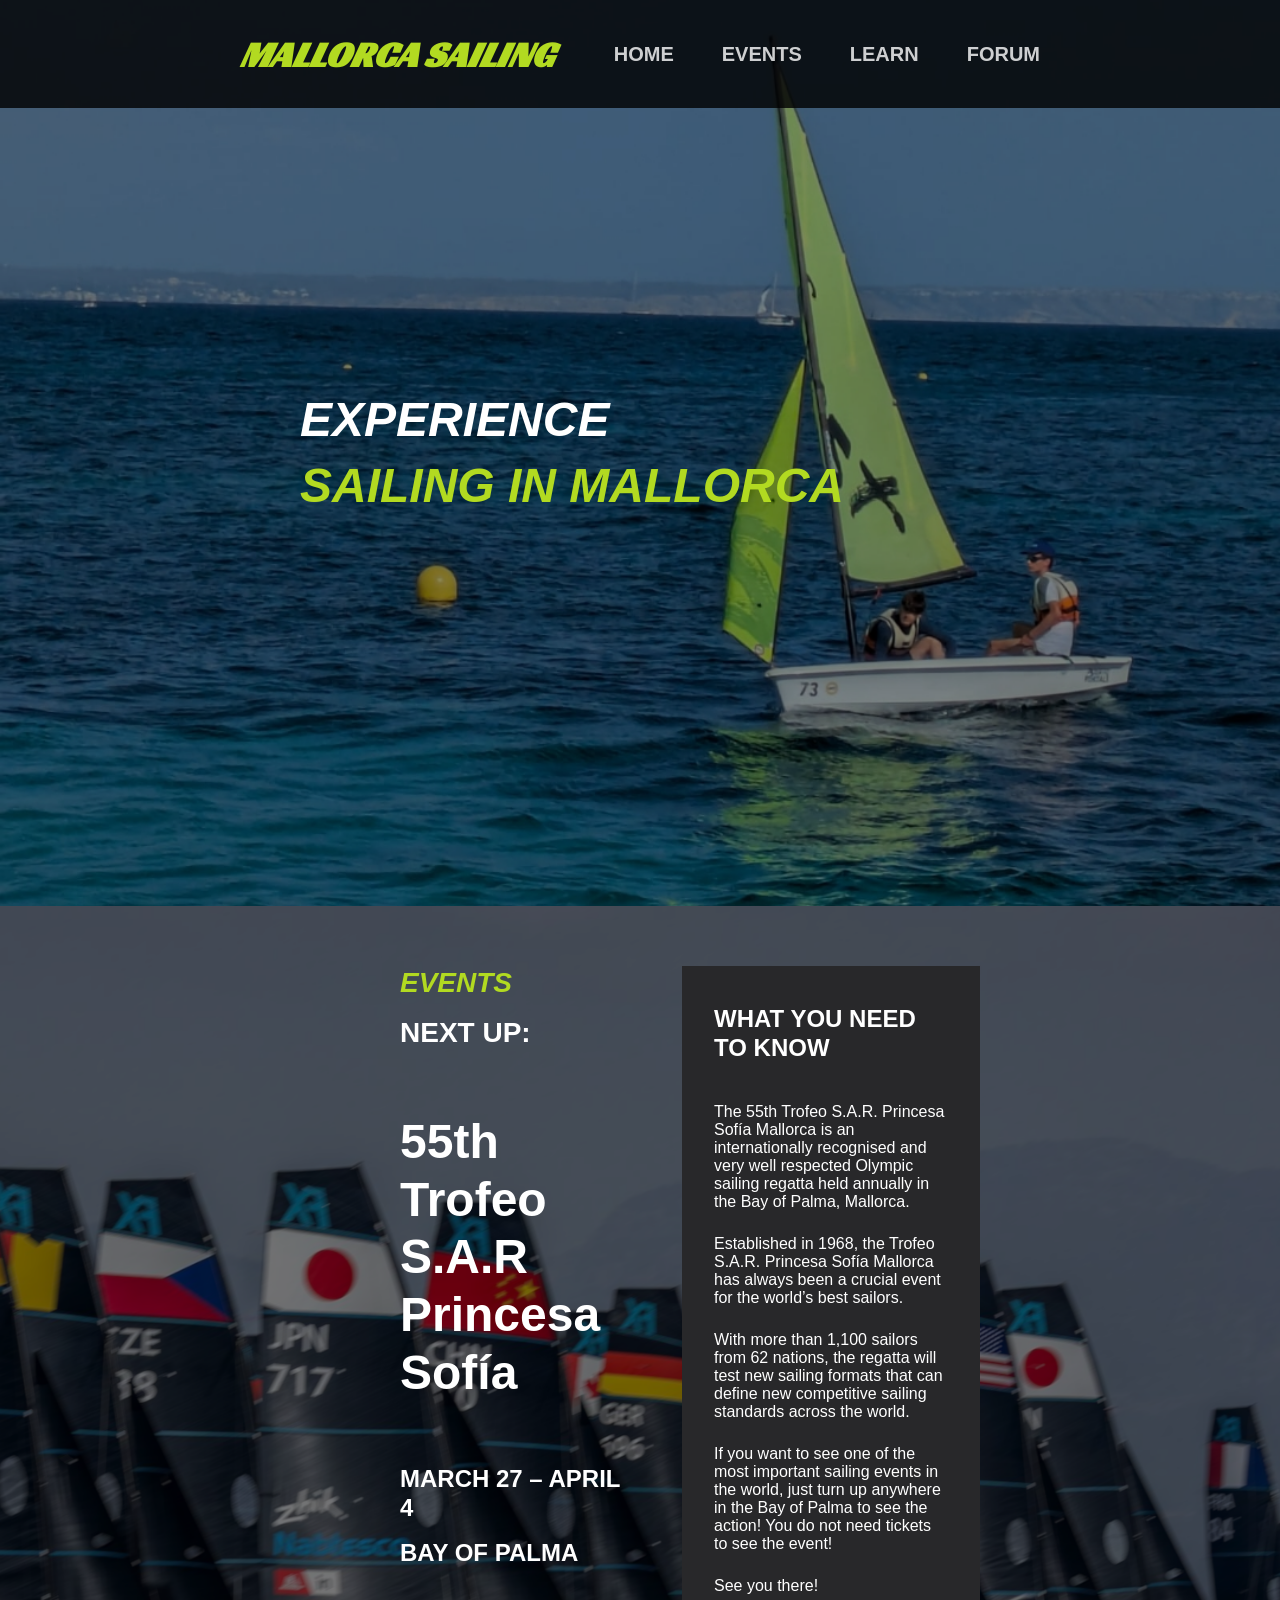
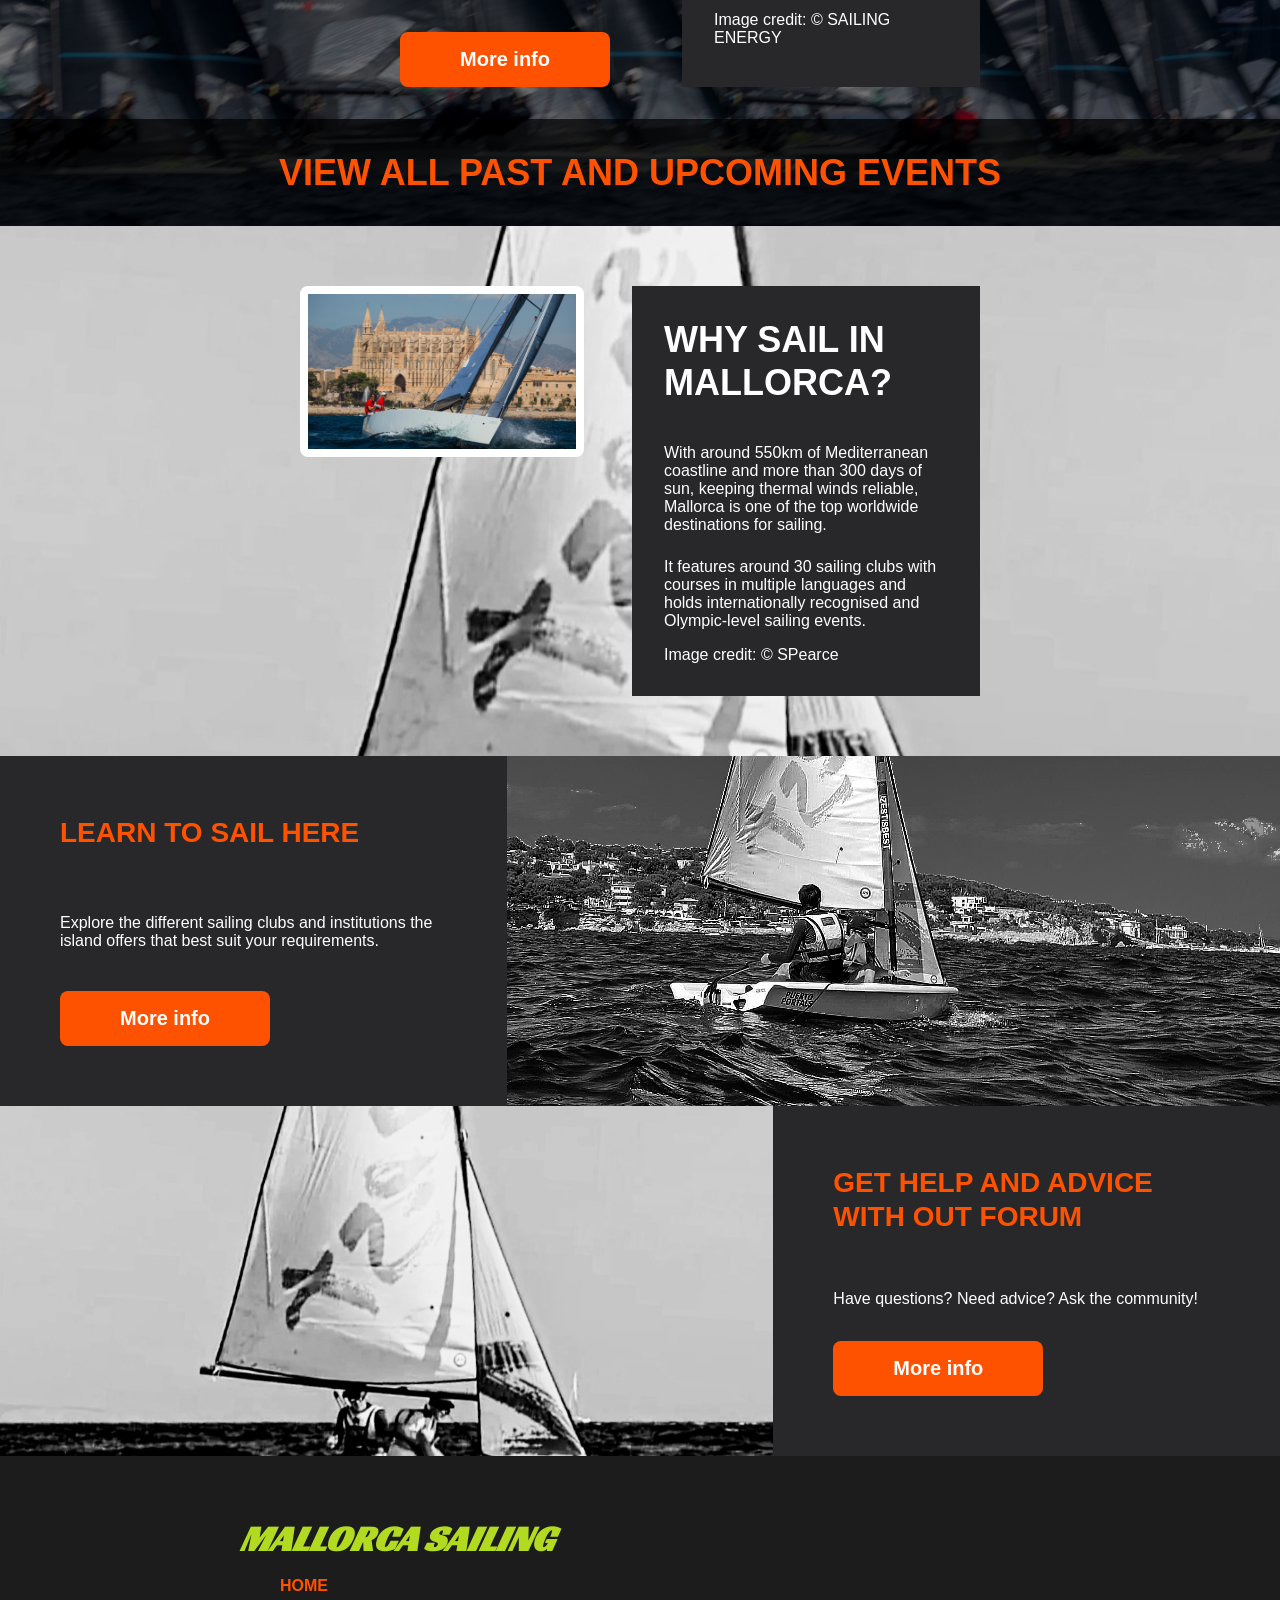
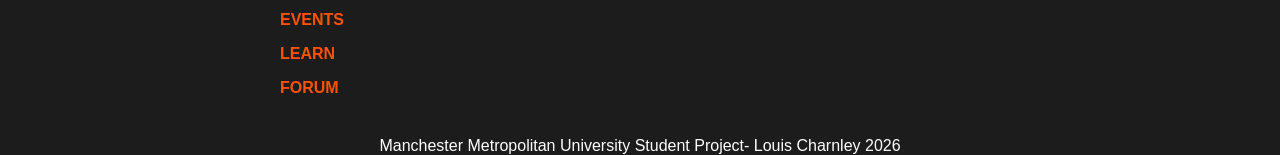
<file: index.html>
<!DOCTYPE html>
<html lang="en">
<head>
    <meta charset="UTF-8">
    <meta name="viewport" content="width=device-width, initial-scale=1.0">
    <link href="https://fonts.googleapis.com/css2?family=Racing+Sans+One&display=swap" rel="stylesheet">
    <link rel="stylesheet" href="styles.css">
    <title>MALLORCA SAILING</title>
</head>
<body>
<!-- NAVIGATION BAR -->
<section class="navbar">
    <div class="navcontent">
        <div class="logo"><i>MALLORCA SAILING</i></div>

<!-- AI GENERATED CODE: ADDING A BURGER MENU FOR MOBILE DEVICES- this section displays the burger icon by styling span to look like lines in css -->
<button class="burger-menu" id="burgerBtn">
    <span></span>
    <span></span>
    <span></span>
</button>

<!-- END OF AI GENERATED CODE -->

        <nav class="defaultlink navbaroptions">
         <ul>
           <li><a href="index.html"><h6>HOME</h6></a></li>
           <li><a href="events.html"><h6>EVENTS</h6></a></li>
           <li><a href="learn.html"><h6>LEARN</h6></a></li>
           <li><a href="forum.html"><h6>FORUM</h6></a></li>
           
         </ul>
        </nav>
    </div>

<!-- AI GENERATED CODE: ADDING A BURGER MENU FOR MOBILE DEVICES- this section displays the nav options -->
<nav class="defaultlink mobile-menu" id="mobileMenu">
    <ul>
        <li><a href="index.html">HOME</a></li>
        <li><a href="events.html">EVENTS</a></li>
        <li><a href="learn.html">LEARN</a></li>
        <li><a href="forum.html">FORUM</a></li>
        
    </ul>
</nav>
<!-- END OF AI GENERATED CODE -->
</section>


<!-- HERO SECTION -->
<section class="herosection"> 
    <div class="herotext">
        <h1 class="experience"><i>EXPERIENCE</i></h1>
        <h1 class="mallorca"><i>SAILING IN MALLORCA</i></h1>
        
        
    </div>
</section>

<!-- FEATURED EVENT -->
<section class="trofeo">
    <div class="trofeotext">
        <div class="maindetails">
        <div class="groupedtext">    
            <h4 class="sailingeventstitle"><i>EVENTS</i></h4>
            <h4>NEXT UP:</h4>
        </div>
            
         <h2>55th Trofeo S.A.R Princesa Sofía</h2>
            <div class="groupedtext">
                <h5>MARCH 27 – APRIL 4</54>
                <h5>BAY OF PALMA</h5>
            </div>
          <a href="eventpage.html"><button class="button1">More info</button></a>
        </div>

        <div class="textwithgreybackground">
            <h5>WHAT YOU NEED TO KNOW</h5>
            <p>The 55th Trofeo S.A.R. Princesa Sofía Mallorca is an internationally recognised and very well respected Olympic sailing regatta held annually in the Bay of Palma, Mallorca.</p>
            <p>Established in 1968, the Trofeo S.A.R. Princesa Sofía Mallorca has always been a crucial event for the world’s best sailors.</p>
            <p>With more than 1,100 sailors from 62 nations, the regatta will test new sailing formats that can define new competitive sailing standards across the world.</p>
            <p>If you want to see one of the most important sailing events in the world, just turn up anywhere in the Bay of Palma to see the action! You do not need tickets to see the event!</p>
            <p>See you there!</p>
            <p class="credit">Image credit: © SAILING ENERGY</p>
        </div>
    </div>
    <div class="defaultlink viewmore">
        <div class="viewmoretext"><a href="events.html"><h3>VIEW ALL PAST AND UPCOMING EVENTS</h3></a></div>
    </div>
</section>

<!-- WHY SAIL IN MALLORCA? SECTION -->
<section class="sailinginmallorca">
    <div class="sailingimagesection">
        <img class="sailingimage" src="images/about-sailing-in-mallorca.jpg" alt="front view of two people sailing">
        
    </div>
    <div class="textwithgreybackground">
        <h3>WHY SAIL IN MALLORCA?</h3>
        <p>With around 550km of Mediterranean coastline and more than 300 days of sun, keeping thermal winds reliable, Mallorca is one of the top worldwide destinations for sailing.</p>
        <p>It features around 30 sailing clubs with courses in multiple languages and holds internationally recognised and Olympic-level sailing events.</p>
        <p class="credit">Image credit: © SPearce</p>
    </div>
</section>


<!-- LEARN AND FORUM LINKS -->
<section class="overviewofsite">
    <div class="content1">
        <div class="textcontent">
             <div class="viewmoretext"><a href="learn.html"><h4>LEARN TO SAIL HERE</h4></a></div>
             <p>Explore the different sailing clubs and institutions the island offers that best suit your requirements.</p>
             <a href="learn.html"><button class="button1">More info</button></a>
        </div>
        <div class="indeximagesection">
             <img src="images/THISONEBW.png" alt="back view of two people sailing ">
        </div>
    </div>

    <div class="content1">
        <div class="indeximagesection">
             <img src="images/Screenshot_20260305_173916_Photo Editor(1).jpg" alt="side view of two people sailing">
        </div>
        <div class="textcontent">
             <div class="viewmoretext"><a href="forum.html"><h4>GET HELP AND ADVICE WITH OUT FORUM</h4></a></div>
             <p>Have questions? Need advice? Ask the community!</p>
             <a href="forum.html"><button class="button1">More info</button></a>
        </div>
    </div>
</section>
    

<!-- FOOTER -->
<footer>
    <div class="footercontent">
        <div class="footerrowitems">
             <div class="logo"><i>MALLORCA SAILING</i></div>
                <nav class="defaultlink footernavoptions">
                  <ul>
                     <li><a href="index.html">HOME</a></li>
                     <li><a href="events.html">EVENTS</a></li>
                     <li><a href="learn.html">LEARN</a></li>
                     <li><a href="forum.html">FORUM</a></li>
                  </ul>
                </nav>
        </div>

        <div class="copyright">
             <p>Manchester Metropolitan University Student Project- Louis Charnley 2026</p>
        </div>
    </div>
</footer>

<!-- AI GENERATED CODE: MAKING THE BURGER MENU FUNCTIONAL- this JS script will display the nav options when the burger button is clicked -->
<script>
    document.getElementById('burgerBtn').addEventListener('click', function() {
        document.getElementById('mobileMenu').classList.toggle('active');
    });
    
    // Optional: Close menu when a link is clicked
    document.querySelectorAll('.mobile-menu a').forEach(link => {
        link.addEventListener('click', function() {
            document.getElementById('mobileMenu').classList.remove('active');
        });
    });
</script>
<!-- END OF AI GENERATED CODE -->

</body>
</html>
</file>
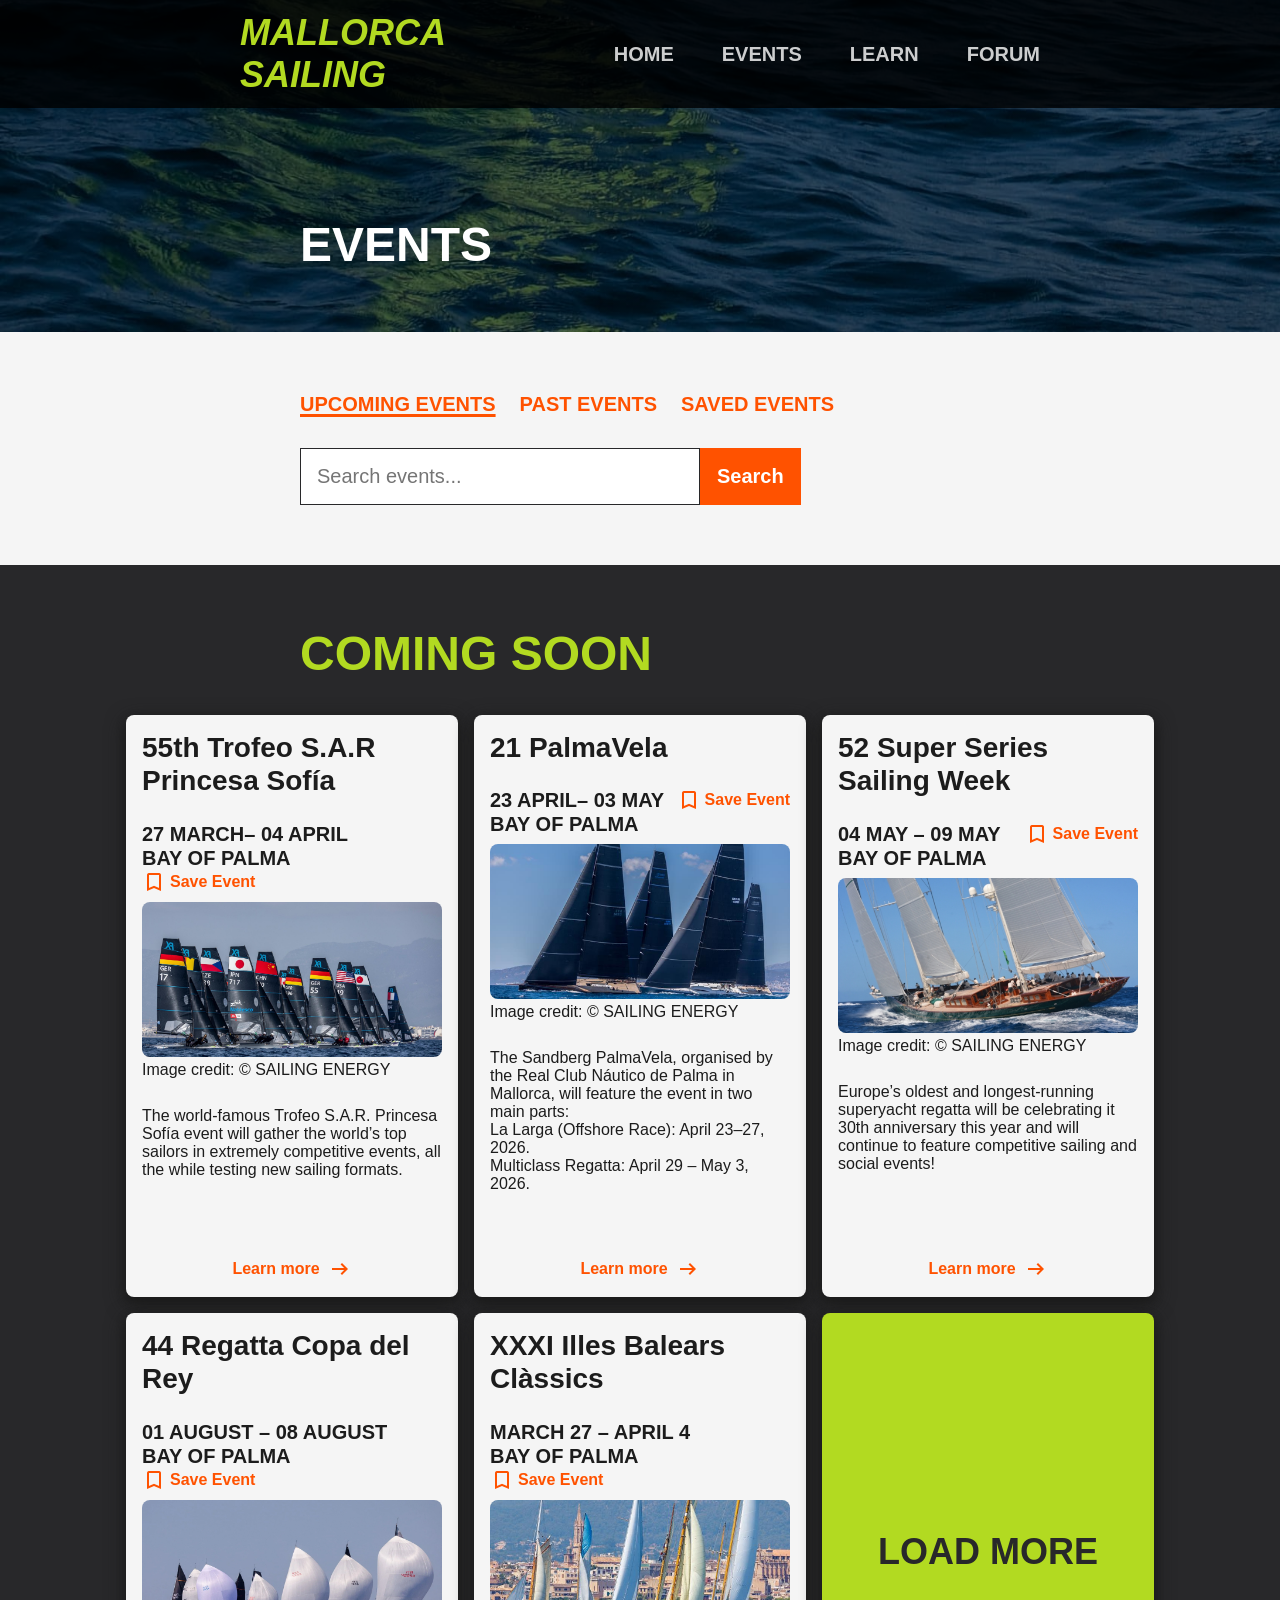
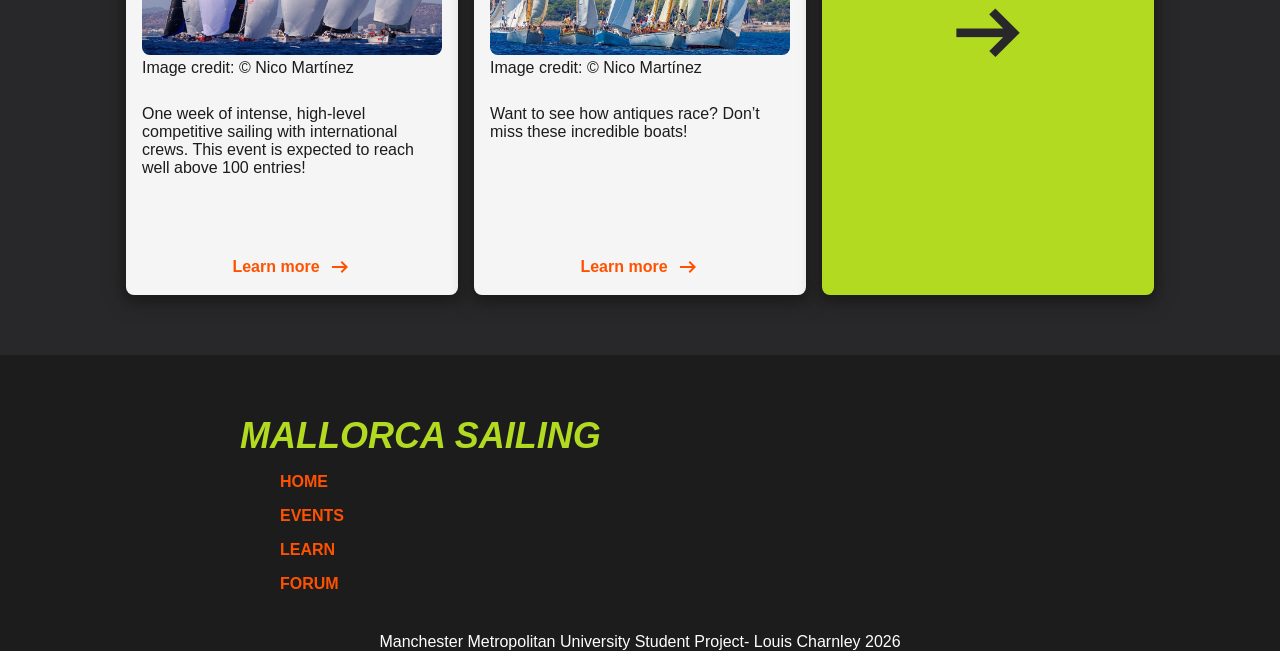
<file: events.html>
<!DOCTYPE html>
<html lang="en">
<head>
    <meta charset="UTF-8">
    <meta name="viewport" content="width=device-width, initial-scale=1.0">
    <link rel="stylesheet" href="https://fonts.googleapis.com/css2?family=Material+Symbols+Outlined:opsz,wght,FILL,GRAD@24,400,0,0&icon_names=arrow_right_alt,bookmark" />
    <link rel="stylesheet" href="styles.css">
    <title>MALLORCA SAILING</title>
</head>
<body>

    <section class="navbar">
    <div class="navcontent">
        <div class="logo"><i>MALLORCA SAILING</i></div>

<!-- AI GENERATED CODE: ADDING A BURGER MENU FOR MOBILE DEVICES- this section displays the burger icon by styling span to look like lines in css -->

<button class="burger-menu" id="burgerBtn">
    <span></span>
    <span></span>
    <span></span>
</button>

<!-- END OF AI GENERATED CODE -->

        <nav class="defaultlink navbaroptions">
         <ul>
           <li><a href="index.html"><h6>HOME</h6></a></li>
           <li><a href="events.html"><h6>EVENTS</h6></a></li>
           <li><a href="learn.html"><h6>LEARN</h6></a></li>
           <li><a href="forum.html"><h6>FORUM</h6></a></li>
           
         </ul>
        </nav>
    </div>

<!-- AI GENERATED CODE: ADDING A BURGER MENU FOR MOBILE DEVICES- this section displays the nav options -->
<nav class="defaultlink mobile-menu" id="mobileMenu">
    <ul>
        <li><a href="index.html">HOME</a></li>
        <li><a href="events.html">EVENTS</a></li>
        <li><a href="learn.html">LEARN</a></li>
        <li><a href="forum.html">FORUM</a></li>
        
    </ul>
</nav>
<!-- END OF AI GENERATED CODE -->

</section>

<!-- HERO SECTION -->
    <section class="herosection2"> 
        <div class="herotext2">
            <h2>EVENTS</h2>
        </div>
    </section>

<!-- SECONDARY NAVIGATION (SORT) + SEARCH  -->
    <section class="secondarynav">
        <div class="primarylink secondarynavcontent">
            <div class="sncoptions">
                <ul>
                    <li><a class="selected" href="events.html"><h6>UPCOMING EVENTS</h6></a></li>
                    <li><a href="events.html"><h6>PAST EVENTS</h6></a></li>
                    <li><a href="events.html"><h6>SAVED EVENTS</h6></a></li>
                </ul>
            </div>
            <!--AI GENERATED CODE- making my original space bar follow html best-practices and improving accessibility -- <input type="text" placeholder="Search events..."><button type="submit">Search</button></div>-->
            <form class="searchbar" action="#" method="GET">
                <input 
                    type="search" 
                    name="search"
                    id="search"
                    placeholder="Search events..."
                    aria-label="Search events"
                >
                <button type="submit">Search</button>
            </form>
            <!--END OF AI GENERATED CODE-->
        </div>
    </section>

<!-- ALL EVENTS SECTION -->
    <section class="events">
        <h2 class="eventstitle">COMING SOON</h2>

        <!-- EVENT CARDS -->
        <div class="eventcardlayout">
            <div class="eventcard">
                <div class="eventcardcontent">
                    <div class="eventtitle">
                        <h3>55th Trofeo S.A.R Princesa Sofía</h3>
                    </div>
                    <div class="detailsandsaveoption">
                        <div class="details">
                            <h6>27 MARCH– 04 APRIL</h6>
                            <h6>BAY OF PALMA</h6>
                        </div>
                        <div class="secondarylink saveoption">
                            <i class="material-symbols-outlined">bookmark</i><a href="events.html">Save Event</a>
                        </div>
                    </div>
                    <div class="eventimage">
                        <img src="images/SAR.jpg" alt="Trofeo S.A.R Princesa Sofía race in the bay of palma">
                        <p class="credit">Image credit: © SAILING ENERGY</p>
                    </div>
                    <div class="eventdescription">
                        <p>The world-famous Trofeo S.A.R. Princesa Sofía event will gather the world’s top sailors in extremely competitive events, all the while testing new sailing formats.</p>
                    </div>
                    <div class="secondarylink learnmore">
                        <a href="eventpage.html">Learn more</a> <i class="material-symbols-outlined">arrow_right_alt</i>
                    </div>
                </div>
            </div>

            <div class="eventcard">
                <div class="eventcardcontent">
                    <div class="eventtitle">
                        <h3>21 PalmaVela</h3>
                    </div>
                    <div class="detailsandsaveoption">
                        <div class="details">
                            <h6>23 APRIL– 03 MAY</h6>
                            <h6>BAY OF PALMA</h6>
                        </div>
                        <div class="secondarylink saveoption">
                            <i class="material-symbols-outlined">bookmark</i><a href="events.html">Save Event</a>
                        </div>
                    </div>
                    <div class="eventimage">
                        <img src="images/PMVL.png" alt="PalmaVela event in the bay of palma">
                        <p class="credit">Image credit: © SAILING ENERGY</p>
                    </div>
                    <div class="eventdescription">
                        <p>The Sandberg PalmaVela, organised by the Real Club Náutico de Palma in Mallorca, will feature the event in two main parts: <br>
La Larga (Offshore Race): April 23–27, 2026.</br>
Multiclass Regatta: April 29 – May 3, 2026.</p>
                    </div>
                    <div class="secondarylink learnmore">
                        <a href="events.html">Learn more</a> <i class="material-symbols-outlined">arrow_right_alt</i>
                    </div>
                </div>
            </div>

            <div class="eventcard">
                <div class="eventcardcontent">
                    <div class="eventtitle">
                        <h3>52 Super Series Sailing Week</h3>
                    </div>
                    <div class="detailsandsaveoption">
                        <div class="details">
                            <h6>04 MAY – 09 MAY</h6>
                            <h6>BAY OF PALMA</h6>
                        </div>
                        <div class="secondarylink saveoption">
                            <i class="material-symbols-outlined">bookmark</i><a href="events.html">Save Event</a>
                        </div>
                    </div>
                    <div class="eventimage">
                        <img src="images/CLASSIC.jpg" alt="Super Series Sailing Week event in the bay of palma">
                        <p class="credit">Image credit: © SAILING ENERGY</p>
                    </div>
                    <div class="eventdescription">
                        <p>Europe’s oldest and longest-running superyacht regatta will be celebrating it 30th anniversary this year and will continue to feature competitive sailing and social events!</p>
                    </div>
                    <div class="secondarylink learnmore">
                        <a href="events.html">Learn more</a> <i class="material-symbols-outlined">arrow_right_alt</i>
                    </div>
                </div>
            </div>

            <div class="eventcard">
                <div class="eventcardcontent">
                    <div class="eventtitle">
                        <h3>44 Regatta Copa del Rey</h3>
                    </div>
                    <div class="detailsandsaveoption">
                        <div class="details">
                            <h6>01 AUGUST – 08 AUGUST</h6>
                            <h6>BAY OF PALMA</h6>
                        </div>
                        <div class="secondarylink saveoption">
                            <i class="material-symbols-outlined">bookmark</i><a href="events.html">Save Event</a>
                        </div>
                    </div>
                    <div class="eventimage">
                        <img src="images/yysw521612.webp" alt="Regatta Copa del Rey event in the bay of palma">
                        <p class="credit">Image credit: © Nico Martínez</p>
                    </div>
                    <div class="eventdescription">
                        <p>One week of intense, high-level competitive sailing with international crews. This event is expected to reach well above 100 entries!</p>
                    </div>
                    <div class="secondarylink learnmore">
                        <a href="events.html">Learn more</a> <i class="material-symbols-outlined">arrow_right_alt</i>
                    </div>
                </div>
            </div>

            <div class="eventcard">
                <div class="eventcardcontent">
                    <div class="eventtitle">
                        <h3>XXXI Illes Balears Clàssics</h3>
                    </div>
                    <div class="detailsandsaveoption">
                        <div class="details">
                            <h6>MARCH 27 – APRIL 4</h6>
                            <h6>BAY OF PALMA</h6>
                        </div>
                        <div class="secondarylink saveoption">
                            <i class="material-symbols-outlined">bookmark</i><a href="events.html">Save Event</a>
                        </div>
                    </div>
                    <div class="eventimage">
                        <img src="images/m4366_crop169003_680x382_1571919842C8DF.png" alt="Illes Balears Clàssics event in the bay of palma">
                        <p class="credit">Image credit: © Nico Martínez</p>
                    </div>
                    <div class="eventdescription">
                        <p>Want to see how antiques race? Don’t miss these incredible boats!</p>
                    </div>
                    <div class="secondarylink learnmore">
                        <a href="events.html">Learn more</a> <i class="material-symbols-outlined">arrow_right_alt</i>
                    </div>
                </div>
            </div>

            <!-- LOAD MORE BUTTON -->

            <button class="loadmorecard"><h3>LOAD MORE</h3><i class="largearrow material-symbols-outlined">arrow_right_alt</i></button>
            
        </div>
    </section>


    <!-- FOOTER -->
<footer>
        <div class="footercontent">
            <div class="footerrowitems">
                <div class="logo"><i>MALLORCA SAILING</i></div>
                <nav class="defaultlink footernavoptions">
                    <ul>
                        <li><a href="index.html">HOME</a></li>
                        <li><a href="events.html">EVENTS</a></li>
                        <li><a href="learn.html">LEARN</a></li>
                        <li><a href="forum.html">FORUM</a></li>
                        
                    </ul>
                </nav>
            </div>
            <div class="copyright">
                <p>Manchester Metropolitan University Student Project- Louis Charnley 2026</p>
            </div>
        </div>
    </footer>

<!-- AI GENERATED CODE: MAKING THE BURGER MENU FUNCTIONAL- this JS script will display the nav options when the burger button is clicked -->
<script>
    document.getElementById('burgerBtn').addEventListener('click', function() {
        document.getElementById('mobileMenu').classList.toggle('active');
    });
    
    // Optional: Close menu when a link is clicked
    document.querySelectorAll('.mobile-menu a').forEach(link => {
        link.addEventListener('click', function() {
            document.getElementById('mobileMenu').classList.remove('active');
        });
    });
</script>
<!-- END OF AI GENERATED CODE -->


</body>
</html>
</file>
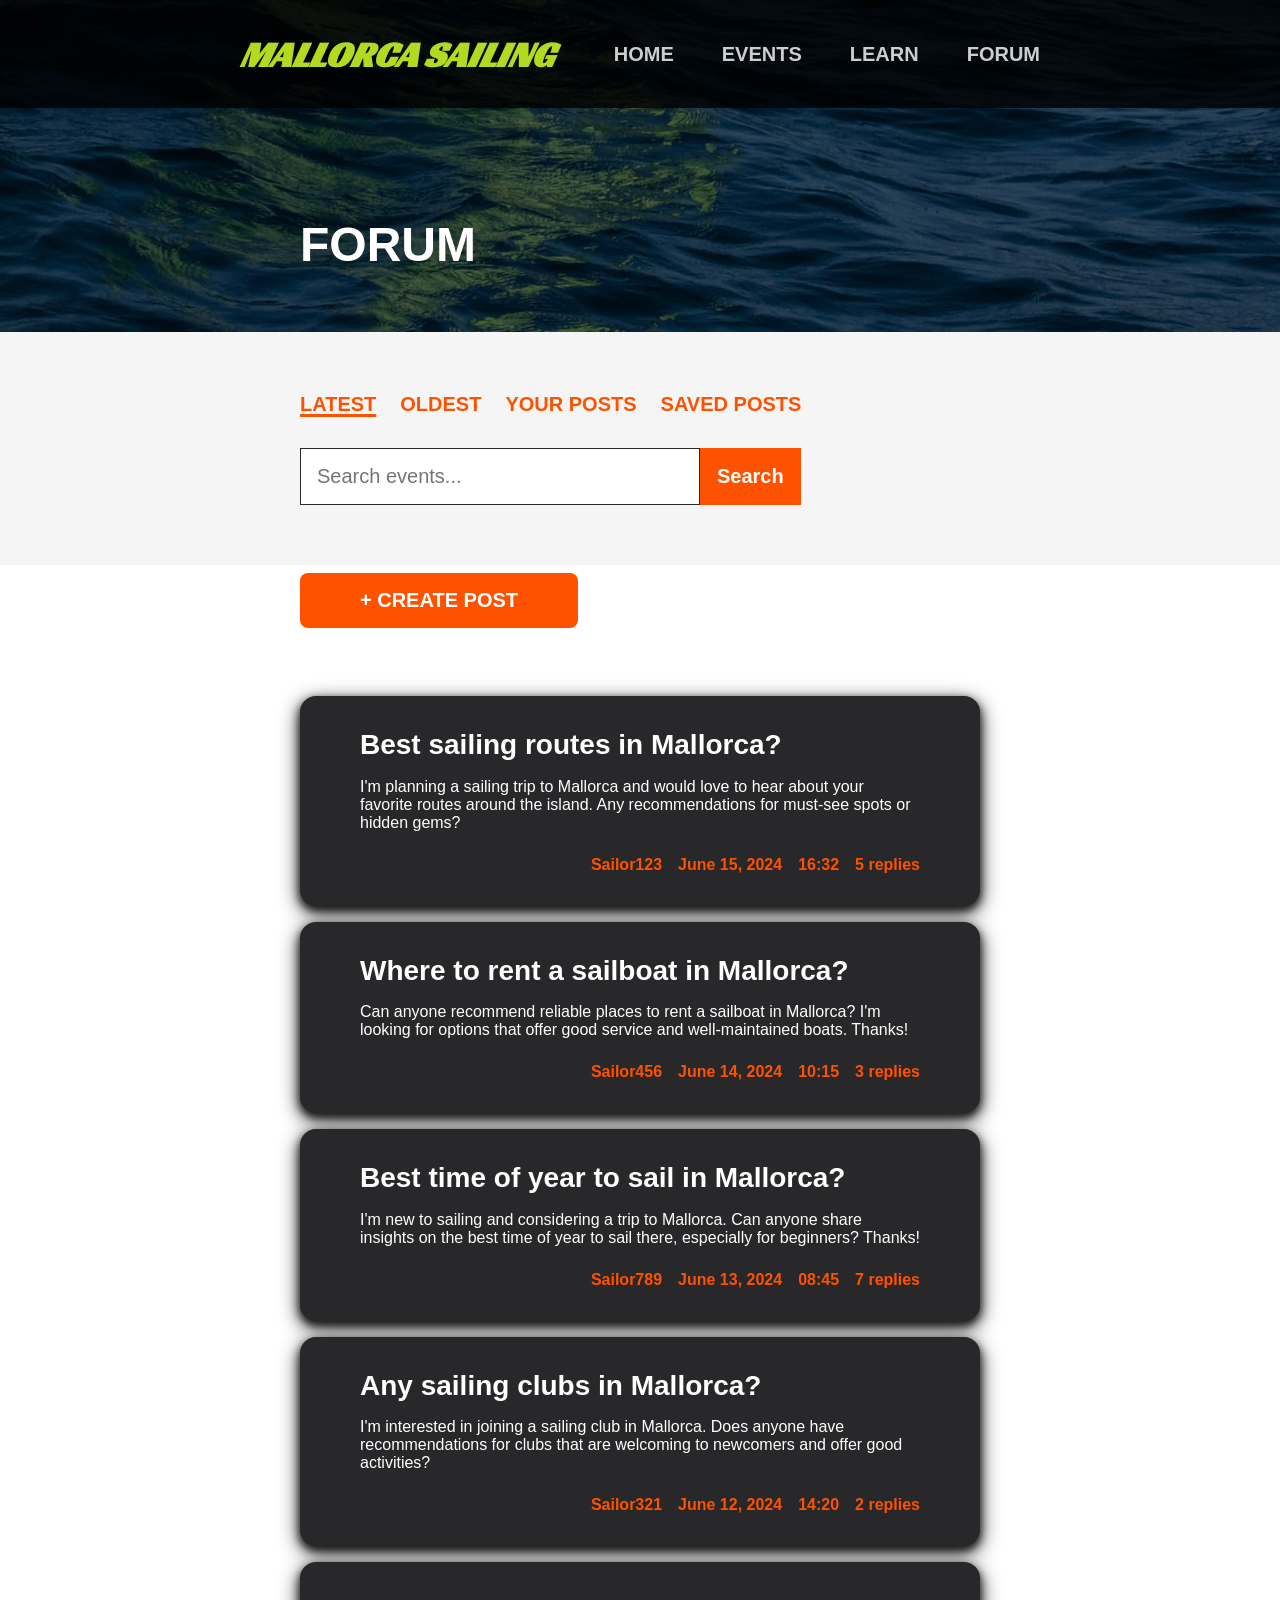
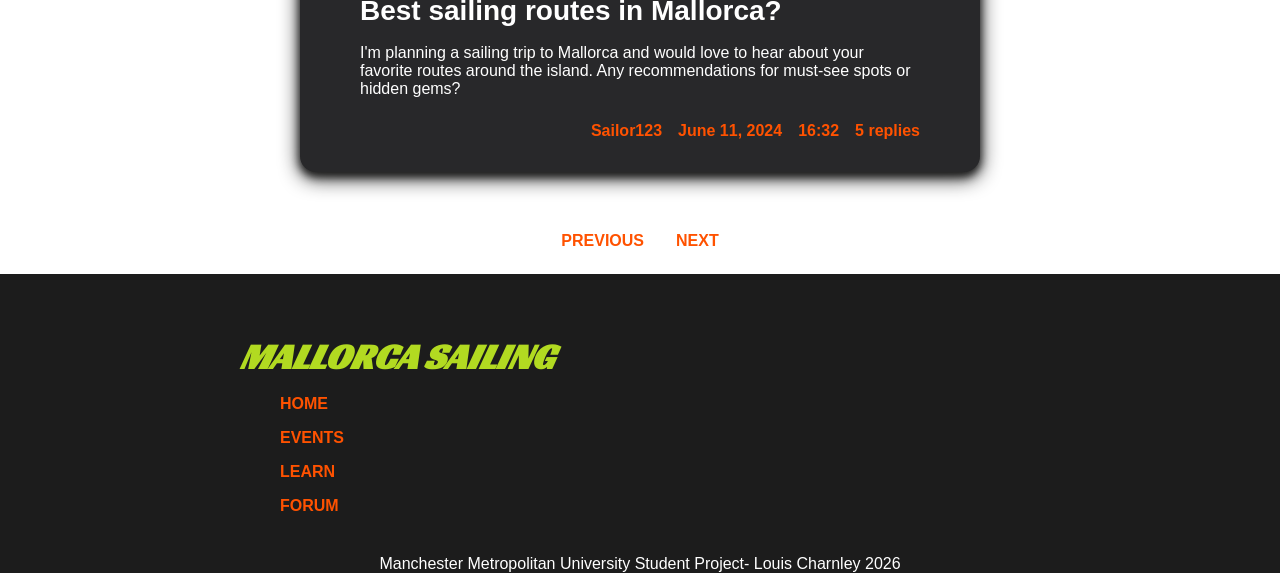
<file: forum.html>
<!DOCTYPE html>
<html lang="en">
<head>
    <meta charset="UTF-8">
    <meta name="viewport" content="width=device-width, initial-scale=1.0">
    <link href="https://fonts.googleapis.com/css2?family=Racing+Sans+One&display=swap" rel="stylesheet">
    <link rel="stylesheet" href="styles.css">
    <title>MALLORCA SAILING</title>
</head>
<body>

    <section class="navbar">
    <div class="navcontent">
        <div class="logo"><i>MALLORCA SAILING</i></div>

<!-- AI GENERATED CODE: ADDING A BURGER MENU FOR MOBILE DEVICES- this section displays the burger icon by styling span to look like lines in css -->

<button class="burger-menu" id="burgerBtn">
    <span></span>
    <span></span>
    <span></span>
</button>

<!-- END OF AI GENERATED CODE -->

        <nav class="defaultlink navbaroptions">
         <ul>
           <li><a href="index.html"><h6>HOME</h6></a></li>
           <li><a href="events.html"><h6>EVENTS</h6></a></li>
           <li><a href="learn.html"><h6>LEARN</h6></a></li>
           <li><a href="forum.html"><h6>FORUM</h6></a></li>
           
         </ul>
        </nav>
    </div>

<!-- AI GENERATED CODE: ADDING A BURGER MENU FOR MOBILE DEVICES- this section displays the nav options -->
<nav class="defaultlink mobile-menu" id="mobileMenu">
    <ul>
        <li><a href="index.html">HOME</a></li>
        <li><a href="events.html">EVENTS</a></li>
        <li><a href="learn.html">LEARN</a></li>
        <li><a href="forum.html">FORUM</a></li>
        
    </ul>
</nav>
<!-- END OF AI GENERATED CODE -->
</section>


<!-- HERO SECTION -->
    <section class="herosection2"> 
        <div class="herotext2">
            <h2>FORUM</h2>
        </div>
    </section>


<!-- SECONDARY NAVIGATION (SORTING) -->    

        <section class="secondarynav">
        <div class="secondarynavcontent">
            <div class="primarylink sncoptions">
                <ul>
                    <li><a class="selected" href="events.html"><h6>LATEST</h6></a></li>
                    <li><a href="events.html"><h6>OLDEST</h6></a></li>
                    <li><a href="events.html"><h6>YOUR POSTS</h6></a></li>
                    <li><a href="events.html"><h6>SAVED POSTS</h6></a></li>
                </ul>
            </div>
            <!--AI GENERATED CODE- making my original space bar follow html best-practices and improving accessibility -- <input type="text" placeholder="Search events..."><button type="submit">Search</button></div>-->
            <form class="searchbar" action="#" method="GET">
                <input 
                    type="search" 
                    name="search"
                    id="search"
                    placeholder="Search events..."
                    aria-label="Search events"
                >
                <button type="submit">Search</button>
            </form>
            <!--END OF AI GENERATED CODE-->
        </div>
    </section>

<!-- SECTION FOR CREATING A POST BUTTON -->
    <section class="createpost">
        <div class="eventcontentflex2">
        <button class="button1">+ CREATE POST</button>
        </div>
    </section>


<!-- SECTION SHOWING FORUM POSTS -->    
    <section class="forumcontent">
        <div class="forumpostcard">
            <div class="forumpost">
                <h4>Best sailing routes in Mallorca?</h4>
                <p>I'm planning a sailing trip to Mallorca and would love to hear about your favorite routes around the island. Any recommendations for must-see spots or hidden gems?</p>
            </div>
            <div class="defaultlink forumpostdetails">
                <a href="profile.html">Sailor123</a>
                <a href="events.html">June 15, 2024</a>
                <a href="events.html">16:32</a>  
                <a href="reply.html">5 replies</a>
            </div>
        </div>

        <div class="forumpostcard">
            <div class="forumpost">
                <h4>Where to rent a sailboat in Mallorca?</h4>
                <p>Can anyone recommend reliable places to rent a sailboat in Mallorca? I'm looking for options that offer good service and well-maintained boats. Thanks!</p>
            </div>
            <div class="defaultlink forumpostdetails">
                <a href="profile.html">Sailor456</a>
                <a href="events.html">June 14, 2024</a>
                <a href="events.html">10:15</a>
                <a href="reply.html">3 replies</a>
            </div>
        </div>

        <div class="forumpostcard">
            <div class="forumpost">
                <h4>Best time of year to sail in Mallorca?</h4>
                <p>I'm new to sailing and considering a trip to Mallorca. Can anyone share insights on the best time of year to sail there, especially for beginners? Thanks!</p>
            </div>
            <div class="defaultlink forumpostdetails">
                <a href="profile.html">Sailor789</a>
                <a href="events.html">June 13, 2024</a>
                <a href="events.html">08:45</a>
                <a href="reply.html">7 replies</a>
            </div>
        </div>

        <div class="forumpostcard">
            <div class="forumpost">
                <h4>Any sailing clubs in Mallorca?</h4>
                <p>I'm interested in joining a sailing club in Mallorca. Does anyone have recommendations for clubs that are welcoming to newcomers and offer good activities?</p>
            </div>
            <div class="defaultlink forumpostdetails">
                <a href="profile.html">Sailor321</a>
                <a href="events.html">June 12, 2024</a>
                <a href="events.html">14:20</a>
                <a href="reply.html">2 replies</a>
            </div>
        </div>

        <div class="forumpostcard">
            <div class="forumpost">
                <h4>Best sailing routes in Mallorca?</h4>
                <p>I'm planning a sailing trip to Mallorca and would love to hear about your favorite routes around the island. Any recommendations for must-see spots or hidden gems?</p>
            </div>
            <div class="defaultlink forumpostdetails">
                <a href="profile.html">Sailor123</a>
                <a href="events.html">June 11, 2024</a>
                <a href="events.html">16:32</a>  
                <a href="reply.html">5 replies</a>
            </div>
        </div>

    </section>

    <section class="pageselector">
        <div class="pageselectorcontent">
            <a href="forum.html"><b>PREVIOUS</b></a>
            <a href="forum.html"><b>NEXT</b></a>
        </div>
    </section>


<!-- FOOTER -->    
    <footer>
        <div class="footercontent">
            <div class="footerrowitems">
                <div class="logo"><i>MALLORCA SAILING</i></div>
                <nav class="defaultlink footernavoptions">
                    <ul>
                        <li><a href="index.html">HOME</a></li>
                        <li><a href="events.html">EVENTS</a></li>
                        <li><a href="learn.html">LEARN</a></li>
                        <li><a href="forum.html">FORUM</a></li>
                        
                    </ul>
                </nav>
            </div>
            <div class="copyright">
                <p>Manchester Metropolitan University Student Project- Louis Charnley 2026</p>
            </div>
        </div>
    </footer>


<!-- JAVASCRIPT FOR MOBILE MENU -->    
<!-- AI GENERATED CODE: MAKING THE BURGER MENU FUNCTIONAL- this JS script will display the nav options when the burger button is clicked -->
<script>
    document.getElementById('burgerBtn').addEventListener('click', function() {
        document.getElementById('mobileMenu').classList.toggle('active');
    });
    
    // Optional: Close menu when a link is clicked
    document.querySelectorAll('.mobile-menu a').forEach(link => {
        link.addEventListener('click', function() {
            document.getElementById('mobileMenu').classList.remove('active');
        });
    });
</script>
<!-- END OF AI GENERATED CODE -->

        
    
</body>
</html>
</file>
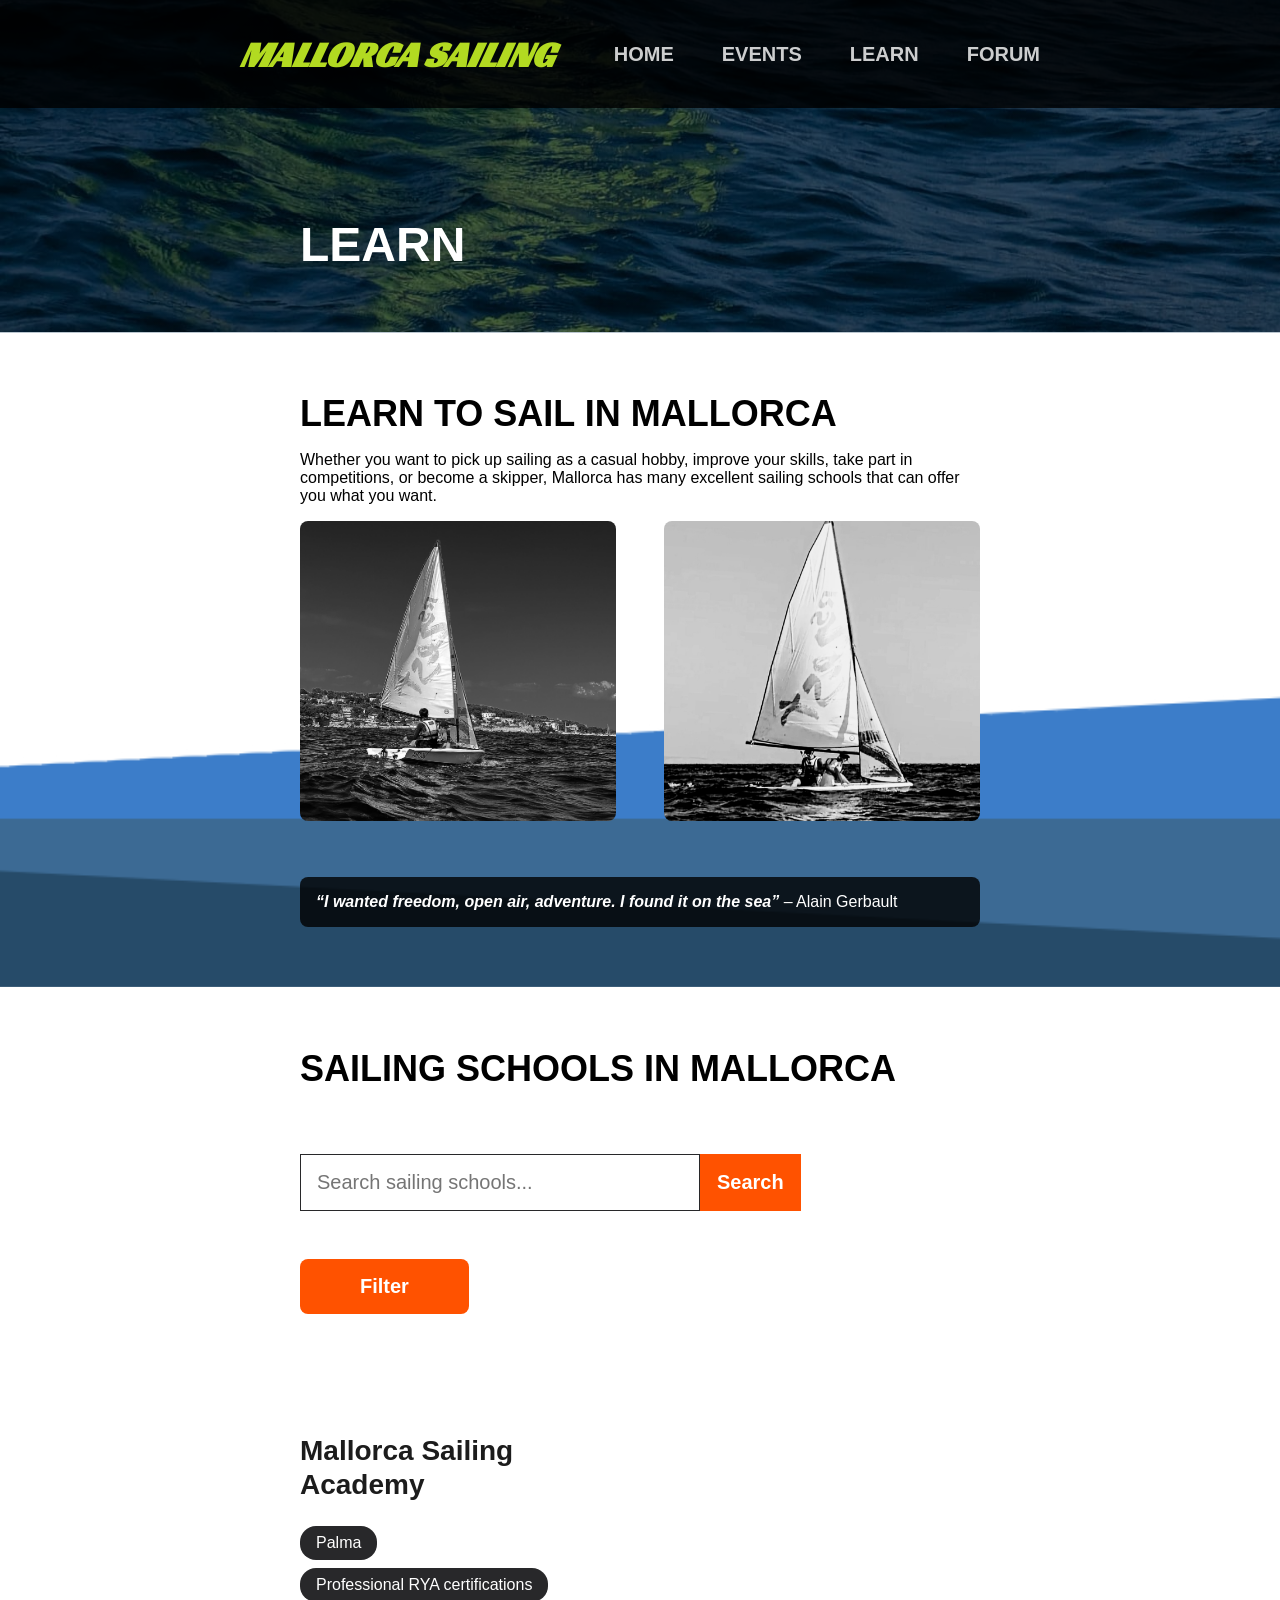
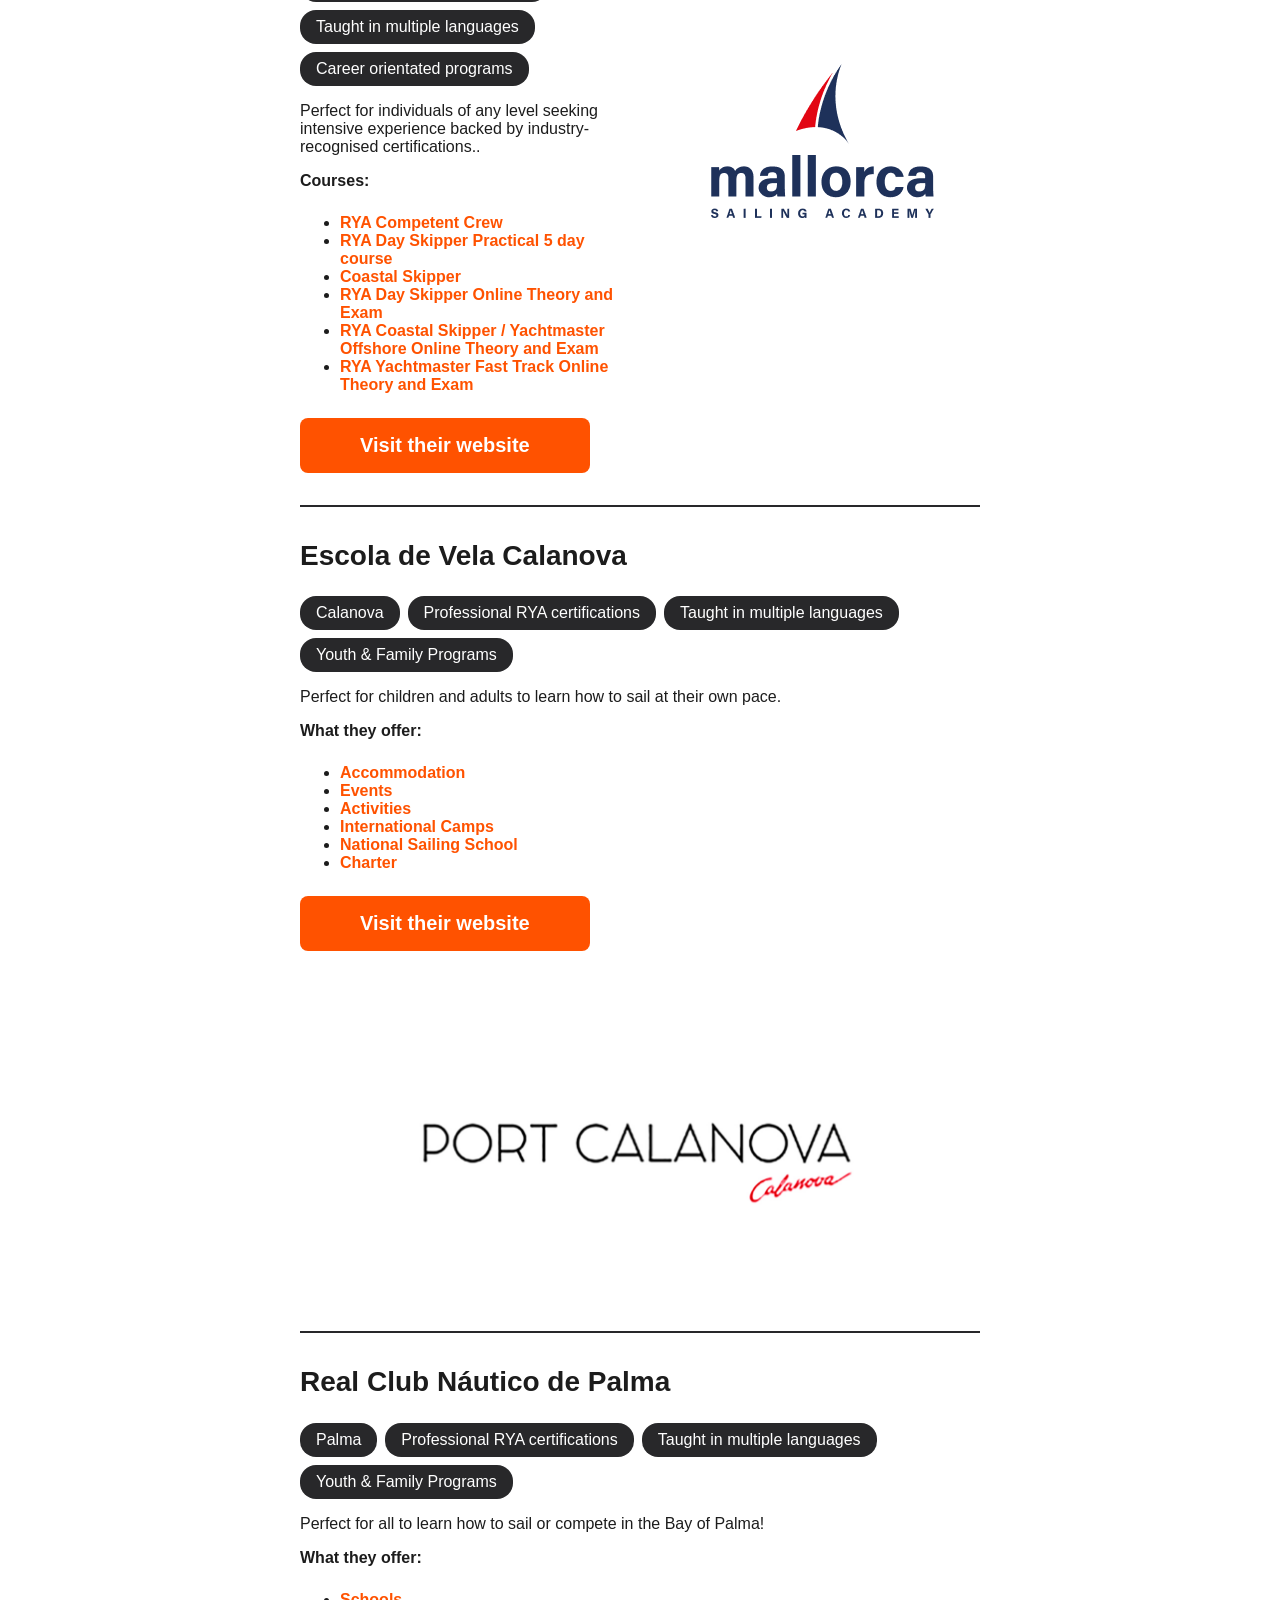
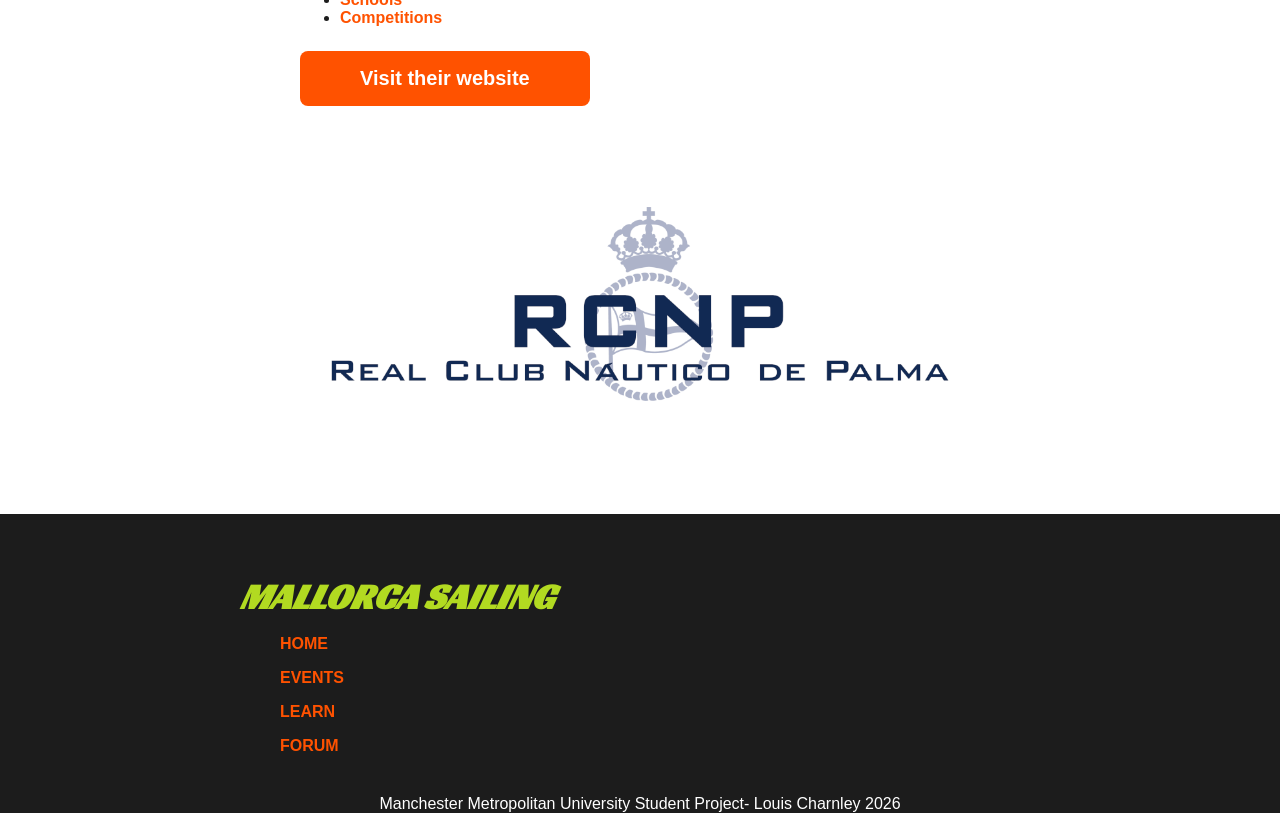
<file: learn.html>
<!DOCTYPE html>
<html lang="en">
<head>
    <meta charset="UTF-8">
    <meta name="viewport" content="width=device-width, initial-scale=1.0">
    <link href="https://fonts.googleapis.com/css2?family=Racing+Sans+One&display=swap" rel="stylesheet">
    <link rel="stylesheet" href="styles.css">
    <title>MALLORCA SAILING</title>
</head>
<body>

    <section class="navbar">
    <div class="navcontent">
        <div class="logo"><i>MALLORCA SAILING</i></div>

<!-- AI GENERATED CODE: ADDING A BURGER MENU FOR MOBILE DEVICES- this section displays the burger icon by styling span to look like lines in css -->

<button class="burger-menu" id="burgerBtn">
    <span></span>
    <span></span>
    <span></span>
</button>

<!-- END OF AI GENERATED CODE -->

        <nav class="defaultlink navbaroptions">
         <ul>
           <li><a href="index.html"><h6>HOME</h6></a></li>
           <li><a href="events.html"><h6>EVENTS</h6></a></li>
           <li><a href="learn.html"><h6>LEARN</h6></a></li>
           <li><a href="forum.html"><h6>FORUM</h6></a></li>
         </ul>
        </nav>
    </div>

<!-- AI GENERATED CODE: ADDING A BURGER MENU FOR MOBILE DEVICES- this section displays the nav options -->
<nav class="defaultlink mobile-menu" id="mobileMenu">
    <ul>
        <li><a href="index.html">HOME</a></li>
        <li><a href="events.html">EVENTS</a></li>
        <li><a href="learn.html">LEARN</a></li>
        <li><a href="forum.html">FORUM</a></li>
    </ul>
</nav>
<!-- END OF AI GENERATED CODE -->

</section>



<!-- HERO SECTION -->
    <section class="herosection2"> 
        <div class="herotext2">
            <h2>LEARN</h2>
        </div>
    </section>


<!-- INTRODUCTION -->    
<section class="learnintro"> 
    <div class="learncontent">
        <div class="learntext">
            <h3>LEARN TO SAIL IN MALLORCA</h3>
            <p>Whether you want to pick up sailing as a casual hobby, improve your skills, take part in competitions, or become a skipper, Mallorca has many excellent sailing schools that can offer you what you want.</p>
        </div>
        <div class="learnimagesandquote">
            <img src="images/THISONEBW.png" alt="back view of two people sailing ">
            <img src="images/Screenshot_20260305_173916_Photo Editor(1).jpg" alt="side view of two people sailing">
            <p class="quote"><i><b>“I wanted freedom, open air, adventure. I found it on the sea”</b></i> – Alain Gerbault</p>
        </div>
    </div>
</section>



<!-- SAILING SCHOOLS/ CLUBS HEADING + SEARCH + FILTER -->
    <section class="headingandfilter">
        <h3>SAILING SCHOOLS IN MALLORCA</h3>
        <div class="searchbar">
            <input 
                type="search" 
                name="search"
                id="search"
                placeholder="Search sailing schools..."
                aria-label="Search sailing schools"
            >
            <button type="submit">Search</button>
        </div>
        <button class="button1">Filter</button>
    </section>



<!-- SAILING SCHOOLS/ CLUBS -->
    <section class="clubs">



        <div class="clubsection">
            <div class="clubsectiontext">
            <h4>Mallorca Sailing Academy</h4>
            <div class="tags">
                <div class="tag">Palma</div>
                <div class="tag">Professional RYA certifications</div>
                <div class="tag">Taught in multiple languages</div>
                <div class="tag">Career orientated programs</div>
            </div>
            <p>Perfect for individuals of any level seeking intensive experience backed by industry-recognised certifications..</p>
            <p><b>Courses:</b></p>
            <ul>
                <li><a href="courses.html#fakelink">RYA Competent Crew</a></li>
                <li><a href="courses.html#fakelink">RYA Day Skipper Practical 5 day course</a></li>
                <li><a href="courses.html#fakelink">Coastal Skipper</a></li>
                <li><a href="courses.html#fakelink">RYA Day Skipper Online Theory and Exam</a></li>
                <li><a href="courses.html#fakelink">RYA Coastal Skipper / Yachtmaster Offshore Online Theory and Exam</a></li>
                <li><a href="courses.html#fakelink">RYA Yachtmaster Fast Track Online Theory and Exam</a></li>
            </ul>

            <a href="https://www.mallorcasailing.com/" target="_blank"><button class="button1">Visit their website</button></a>
            </div>
            <img src="images/1.png" alt="Mallorca Sailing Academy logo">
        </div>


        <div class="divider"></div>


        <div class="clubsection">
            <div class="clubsectiontext">
            <h4>Escola de Vela Calanova</h4>
            <div class="tags">
                <div class="tag">Calanova</div>
                <div class="tag">Professional RYA certifications</div>
                <div class="tag">Taught in multiple languages</div>
                <div class="tag">Youth & Family Programs</div>
            </div>
            <p>Perfect for children and adults to learn how to sail at their own pace.</p>
            <p><b>What they offer:</b></p>
            <ul>
                <li><a href="courses.html#fakelink">Accommodation</a></li>
                <li><a href="courses.html#fakelink">Events</a></li>
                <li><a href="courses.html#fakelink">Activities</a></li>
                <li><a href="courses.html#fakelink">International Camps</a></li>
                <li><a href="courses.html#fakelink">National Sailing School</a></li>
                <li><a href="courses.html#fakelink">Charter</a></li>
            </ul>
            <a href="https://www.portcalanova.com/es/escuela-nacional" target="_blank"><button class="button1">Visit their website</button></a>
            </div>
            <img src="images/2.jpg" alt="Escola de Vela Calanova logo">
        </div>


        <div class="divider"></div>


        <div class="clubsection">
            <div class="clubsectiontext">
            <h4>Real Club Náutico de Palma</h4>
            <div class="tags">
                <div class="tag">Palma</div>
                <div class="tag">Professional RYA certifications</div>
                <div class="tag">Taught in multiple languages</div>
                <div class="tag">Youth & Family Programs</div>
            </div>
            <p>Perfect for all to learn how to sail or compete in the Bay of Palma!</p>
            <p><b>What they offer:</b></p>
            <ul>
                <li><a href="courses.html#beginner">Schools</a></li>
                <li><a href="courses.html#advanced">Competitions</a></li>
            </ul>
            <a href="https://www.rcnp.es/deportes-escuelas.php" target="_blank"><button class="button1">Visit their website</button></a>
            </div>
            <img src="images/3.png" alt="Real Club Náutico de Palma logo">
        </div>


    </section>


<!-- FOOTER -->

    <footer>
        <div class="footercontent">
            <div class="footerrowitems">
                <div class="logo"><i>MALLORCA SAILING</i></div>
                <nav class="defaultlink footernavoptions">
                    <ul>
                        <li><a href="index.html">HOME</a></li>
                        <li><a href="events.html">EVENTS</a></li>
                        <li><a href="learn.html">LEARN</a></li>
                        <li><a href="forum.html">FORUM</a></li>
                    </ul>
                </nav>
            </div>
            <div class="copyright">
                <p>Manchester Metropolitan University Student Project- Louis Charnley 2026</p>
            </div>
        </div>
    </footer>

<!-- JAVASCRIPT FOR MOBILE MENU -->
    <!-- AI GENERATED CODE: MAKING THE BURGER MENU FUNCTIONAL- this JS script will display the nav options when the burger button is clicked -->
<script>
    document.getElementById('burgerBtn').addEventListener('click', function() {
        document.getElementById('mobileMenu').classList.toggle('active');
    });
    
    // Optional: Close menu when a link is clicked
    document.querySelectorAll('.mobile-menu a').forEach(link => {
        link.addEventListener('click', function() {
            document.getElementById('mobileMenu').classList.remove('active');
        });
    });
    
</script>
<!-- END OF AI GENERATED CODE -->


</body>
</html>
</file>
<file: styles.css>
/*AI GENERATED CODE - Fixing the margin/ padding issue that caused a space around the aged -- "How do I remove the space around the edge of my website?" */
body, html {
    margin: 0;
    padding: 0;
}
/*END OF AI GENERATED CODE*/

:root {
    /* Color Palette */
    --primary-color: #B2DA21; /* Green */
    --secondary-color: #28282A; /* Dark Grey */
    --accent-color: #FF5200; /* Orange */
    --background-color: #f5f5f5; /* off-white */
    --navigation-background-color: rgba(0, 0, 0, 0.8); /* transparent black */
    --footer-background-color: #1C1C1C; /* Darker Grey */
    --text-color: #ffffff; /* pure white */

    /* Typography */
    --logo-font-family: 'Racing Sans One', sans-serif;
    --font-family: 'Bahnschrift', sans-serif;
    --secondary-font-family: 'Helvetica', sans-serif;

    --main-heading-font-size: 88px;
    --main-subheading-font-size: 48px;
    --logo-font-size: 36px;
    --primary-font-size: 36px;
    --secondary-font-size: 28px;
    --tertiary-font-size: 24px;
    --quaternary-font-size: 20px;
    --quinary-font-size: 16px;

    --heading-weight: 700;
    --navigation-weight: 400;

    /* Spacing */
    --small-spacing: 8px;
    --medium-spacing: 16px;
    --large-spacing: 24px;
    --xlarge-spacing: 32px;
    --xxlarge-spacing: 48px;

    /* Padding */
    --xsmall-padding: 8px;
    --small-padding: 16px;
    --regular-padding: 32px;
    --medium-padding: 60px;
    --large-padding: 240px;
    --xlarge-padding: 300px;
    --xxlarge-padding: 400px;

    /* Border Radius */
    --border-radius: 8px;
    --larger-border-radius: 16px;

    /*Margin*/
    --small-margin: 8px;
    --medium-margin: 16px;
    --large-margin: 24px;    


}

/*--GLOBAL TYPOGRAPHY STYLES--*/

h1, h2, h3, h4, h5, h6 {
    font-family: var(--font-family);
    margin: 0;
    margin-bottom: var(--medium-spacing);
    line-height: 1.2;
}

h1 {
    font-size: var(--main-heading-font-size);
}

h2 {
    font-size: var(--main-subheading-font-size);
}

h3 {
    font-size: var(--primary-font-size);
}   

h4 {
    font-size: var(--secondary-font-size);
}   

h5 {
    font-size: var(--tertiary-font-size);
}

h6 {
    font-size: var(--quaternary-font-size);
}   


p {
    font-family: var(--secondary-font-family);
    font-size: var(--quinary-font-size);
    margin: 0;
    margin-top: var(--small-spacing);
}

a {
    color: var(--accent-color);
    font-weight: var(--heading-weight);
    font-family: var(--secondary-font-family);
    text-decoration: underline rgba(255, 82, 0, 0);
    text-decoration-thickness: 3px;
    text-underline-offset: 3px;
    transition: color 0.3s ease, text-decoration-color 0.3s ease;
}

a:hover {
    color: var(--accent-color);
    text-decoration-color: rgba(255, 82, 0, 1);
}




/*-----------------------------NAVIGATION BAR AND FOOTER (USED THROUGHOUT ALL PAGES)-----------------------------*/

/*--NAVIGATION BAR--*/

    


.navbar {
    background-color: var(--navigation-background-color);
    color: var(--text-color);
    display: flex;
    padding: var(--xsmall-padding) var(--large-padding);
    position: fixed;
    top: 0;
    left: 0;
    right: 0;
    z-index: 1000;
}


/*AI GENERATED CODE - Putting the navigation options next to the logo rather than under it -- "Why are my nav options under the logo?" */
.navcontent {
    display: flex;
    justify-content: space-between;
    align-items: center;
    width: 100%;
}
/*END OF AI GENERATED CODE*/


.burger-menu {
    display: none; /* Hidden on desktop */
}

.mobile-menu {
    display: none; /* Hidden by default */
}


.logo {
    font-family: var(--logo-font-family);
    font-size: var(--logo-font-size);
    color: var(--primary-color);
    font-weight: var(--heading-weight);
}


.navbaroptions ul {
    display: flex;
    list-style: none;
    gap: var(--xxlarge-spacing);
    
}

.navbaroptions a {
    color: rgba(255, 255, 255, 0.8);
    padding: var(--small-padding) var(--small-padding);
    /*AI GENERATED CODE - Adjusting underline gap and thickness -- "How do I make the text decoration underline be further apart from the word and thicker?" */
    text-underline-offset: 8px;
    text-decoration-thickness: 3px;
    /*END OF AI GENERATED CODE*/
}

.navbaroptions h6 {
    margin-bottom: 0;
}

.defaultlink a:hover {
    color: rgba(255, 255, 255, 1);
    text-decoration-color: rgba(255, 255, 255, 1);
}

.primarylink a:hover {
    color: var(--accent-color);
    text-decoration-color: rgba(255, 82, 0, 1);
}

.secondarylink a:hover {
    color: var(--secondary-color);
    text-decoration: underline rgba(65, 64, 68 , 1);
}

/*--END OF NAVIGATION BAR--*/

/*--FOOTER--*/
.footercontent {
    background-color: var(--footer-background-color);
    color: var(--text-color);
    display: flex;
    flex-direction: column;
    padding: var(--medium-padding) var(--large-padding);
    font-family: var(--secondary-font-family);
    font-size: var(--quinary-font-size);
    gap: var(--medium-spacing);
}
.footernavoptions ul {
    display: flex;
    flex-direction: column;
    list-style: none;
    gap: var(--medium-spacing);
}

.copyright {
    display: flex;
    justify-content: center;
    align-items: center;
    margin-bottom: calc(var(--medium-padding) * -1);
}

/*END OF FOOTER--*/

/*-----------------------------END OF NAVIGATION BAR AND FOOTER (USED THROUGHOUT ALL PAGES)-----------------------------*/


/*-----------------------------HOME PAGE STYLES-----------------------------*/


/*--HERO SECTION--*/
.herosection {
    min-height: 34vh;
    background-image: url('images/sail2.png');
    background-size: cover;
    background-position: center;
    display: flex;
    flex-direction: column;
    justify-content: center;
    align-items: flex-start;
    padding: var(--xlarge-padding);
    margin-top: 0px;
}

.herotext {
    font-family: var(--font-family);
    display: flex;
    flex-direction: column;
    gap: var(--small-spacing);
}

.mallorca {
    color: var(--primary-color);
    font-size: var(--main-subheading-font-size);
    font-weight: var(--heading-weight);
    margin: 0;
}


.experience {
    color: var(--text-color);
    font-size: var(--main-subheading-font-size);
    font-weight: var(--heading-weight);
    margin: 0;
}
/*--END OF HERO SECTION--*/

/*--UPCOMING EVENT INFORMATION--*/
.trofeo {
    background-image: url('images/3252053.png');
    background-size: cover;
    background-position: center;
    color: var(--text-color);
    padding: var(--medium-padding) var(--xlarge-padding) 0 var(--xxlarge-padding);
}

.trofeotext {
    display: flex;
    flex-direction: row;
    flex-wrap: wrap;
    gap: var(--xxlarge-spacing);
}


.maindetails {
    display: flex;
    flex-direction: column;
    gap: var(--xxlarge-spacing);
    flex: 1;
    min-width: 200px;
}

.groupedtext {
    display: flex;
    flex-direction: column;
    gap: var(--xsmall-spacing);
}

.sailingeventstitle {
    color: var(--primary-color);
}

.button1 {
    background-color: var(--accent-color);
    color: var(--text-color);
    padding: var(--small-padding) var(--medium-padding);
    border: none;
    border-radius: var(--border-radius);
    font-family: var(--secondary-font-family);
    font-size: var(--quaternary-font-size);
    cursor: pointer;
    transition: background-color 0.3s ease;
    width: fit-content;
    font-weight: var(--heading-weight);
}

.button1:hover {
    background-color: var(--footer-background-color);
    color: var(--primary-color);
}

.moredetails {
    display: flex;
    flex-direction: column;
    background-color: var(--secondary-color);
    padding: var(--small-padding);
    flex: 1;
}

.viewmore {
    margin-top: var(--xlarge-spacing);
    background-color: rgba(0, 0, 0, 0.7);
    color: var(--accent-color);
    padding: var(--regular-padding) var(--medium-padding);
    border: none;
    font-family: var(--secondary-font-family);
    font-size: var(--tertiary-font-size);
    display: flex;
    justify-content: center;
    align-items: center;
    /*AI ADVICE (PULLED CODE)- Not automatically generated, I chose this method to get the .viewmore seection to ignore the padding rules set in the .trofeo section.*/
    margin-left: calc(var(--xxlarge-padding) * -1);
    margin-right: calc(var(--xlarge-padding) * -1);
    /*END OF AI-PULLED CODE*/
}

.viewmore h3 {
    margin-bottom: 0;
}
.viewmoretext h3 {
    margin-bottom: 0;
}
/*--END OF UPCOMING EVENT INFORMATION--*/
/*--WHY SAIL IN MALLORCA SECTION--*/
.sailinginmallorca {
    background-image: url('images/Screenshot_20260305_173916_Photo\ Editor\(1\).jpg');
    background-size: cover;
    background-position: center;
    color: var(--text-color);
    padding: var(--medium-padding) var(--xlarge-padding) ;
    display: flex;
    flex-direction: row;
    gap: var(--xxlarge-spacing);
    flex-wrap: wrap;
    
}

.textwithgreybackground {
    display: flex;
    justify-content: center;
    align-items: left;
    background-color: var(--secondary-color);
    flex-direction: column;
    width: 100%;
    padding: var(--regular-padding);
    color: var(--text-color);
    gap: var(--medium-spacing);
    flex: 1;
    min-width: 200px;
}

.sailingimagesection {
    display: flex;
    flex-direction: column;
    flex:1;
    min-width: 200px;
}

.sailingimage {
    border-color: var(--text-color);
    border-style: solid;
    border-width: 8px;
    border-radius: var(--border-radius);
    max-width: 100%;
    object-fit: scale-down;
}

.credit {
    height: auto;
    margin: 0;
}
    
.sailinginmallorcatext p {
    margin: 0;
}
/*--END OF WHY SAIL IN MALLORCA SECTION--*/
/*--OVERVIEW OF MALLORCA SAILING--*/
.overviewofsite {
    background-color: var(--background-color);
    display: flex;
    flex-direction: column;
}

.content1 {
    background-color: var(--secondary-color);
    display: flex;
    flex-direction: row;
    max-height: 350px;
    height: 100%;
}

.textcontent {
    display: flex;
    flex-direction: column;
    justify-content: space-between;  
    gap: var(--medium-spacing);
    padding: var(--medium-padding);
    color: var(--text-color);
    flex: 1;
}

.textcontent button {
    margin-top: auto;
} 

.indeximagesection {
    display: flex;
    flex: 2;
    
    
}


.indeximagesection img {
    width: 100%;
    height: 100%;
    object-fit: cover;
    object-position: center 70%;

}
/*END OF AI GENERATED CODE*/



/*--END OF OVERVIEW OF MALLORCA SAILING--*/




/*-----------------------------END OF HOME PAGE STYLES-----------------------------*/

/*-----------------------------EVENTS STYLES-----------------------------*/

/*--HERO SECTION--*/
.herosection2 {
    /*AI TIP - I wanted to add a dark overlay to the background image to make the text more readable without having to add a separate element - AI Prompt: "can this work? background-image: url('images/THISONE.jpg') rgba(0, 0, 0, 0.5);" */
    background: linear-gradient(rgba(0, 0, 0, 0.5), rgba(0, 0, 0, 0.5)), url('images/THISONE.jpg');
    /*END OF AI TIP*/
    background-size: cover;
    background-position: bottom;
    display: flex;
    flex-direction: column;
    justify-content: left;
    align-items: left;
    text-align: left;
    padding: var(--small-padding) var(--xlarge-padding) ;
    margin-top: 0px;
    height: 300px;
}

.herotext2 {
    margin-top: 200px;
    color: var(--text-color);
    font-family: var(--font-family);
    font-size: var(--primary-font-size);
    display: flex;
    flex-direction: column;
    gap: var(--small-spacing);
}
/*END OF HERO SECTION--*/
/*--SECONDARY NAVIGATION--*/

/*AI GENERATED CODE - Fixing the issue of the nav options not going to the left and the search bar not going to the right -- "What css rules above are stopping the search bar from appearing to the right side?" */
.secondarynav {
    display: flex;
    flex-direction: row;
    background-color: var(--background-color);
    padding: var(--medium-padding) var(--xlarge-padding);
    
}
/*END OF AI GENERATED CODE*/

.secondarynavcontent {
    display: flex;
    width: 100%;
    justify-content: space-between;
    flex-wrap: wrap;
    gap: var(--medium-spacing);
}

.secondarynavcontent ul {
    display: flex;
    flex-direction: row;
    list-style: none;
    gap: var(--large-spacing);
    margin: 0;
    padding: 0;
}




/*AI GENERATED CODE - I tried to designate one of the nav options selected by default and therefore appear differently to the others but it isnt showing differently, why?" */
.secondarynavcontent a.selected {
/*END OF AI GENERATED CODE*/
    color: var(--accent-color);
    text-decoration: underline var(--accent-color);
    text-decoration-thickness: 3px;
    text-underline-offset: 3px;
}

/*AI GENERATED CODE - Fixing the issue of the nav options not going to the left and the search bar not going to the right -- "What css rules above are stopping the search bar from appearing to the right side?" */
.sncoptions {
    display: flex;
    align-items: center;
    justify-content: flex-start;
}


.searchbar {
    display: flex;
    align-items: center;
    justify-content: flex-end;
}

.searchbar input {
    padding: var(--small-padding);
    width: 400px;
    border: 1px solid var(--secondary-color);
    font-family: var(--secondary-font-family);
    font-size: var(--quaternary-font-size);
}
.searchbar button {
    background-color: var(--accent-color);
    color: var(--text-color);
    font-weight: var(--heading-weight);
    border: 1px solid var(--accent-color);
    padding: var(--small-padding) var(--small-padding);
    font-family: var(--secondary-font-family);
    font-size: var(--quaternary-font-size);
    cursor: pointer;
    transition: background-color 0.3s ease;
}

.searchbar button:hover {
    background-color: var(--footer-background-color);
    color: var(--primary-color);
    border: 1px solid var(--footer-background-color);
}
/*END OF AI GENERATED CODE*/
/*--END OF SECONDARY NAVIGATION--*/
/*--EVENT CARDS--*/

.events {
    background-color: var(--secondary-color);
    display: flex;
    flex-direction: column;
    gap: var(--medium-spacing);
    padding: var(--medium-padding) var(--xlarge-padding);
}

.eventstitle {
    color: var(--primary-color);
    font-family: var(--font-family); 
}

.eventcardlayout {
    display: grid ;
    grid-template-columns: repeat(3, 2fr); 
    gap: var(--medium-spacing);
    justify-content: center;
    align-items: center;
    flex-wrap: wrap; 
    width: 100%;
}

.eventcard {
    background-color: var(--background-color);
    display: flex;
    flex-direction: column;
    flex-grow: 1;
    flex-shrink: 1;
    overflow: hidden;
    padding: var(--small-padding);
    border-radius: var(--border-radius);
    min-height: 550px;
    min-width: 300px;
    box-shadow: #1C1C1C 0px 4px 8px, #1C1C1C 0px 6px 20px;
}

.eventcardcontent {
    display: flex;
    flex-direction: column;
    flex: 1;
    gap: var(--small-spacing);
    color: var(--footer-background-color);
}

.eventtitle h3 {
    font-family: var(--font-family); 
    font-size: var(--secondary-font-size);      
}

.detailsandsaveoption {
    display: flex;
    flex-direction: row;
    justify-content: space-between;
    align-items: flex-start;
    flex-wrap: wrap;
}

.details {
    display: flex;
    flex-direction: column;
    gap: 0px ;
}

.details h6 {
    margin-bottom: 0;
}


.eventimage img {
    width: 100%;
    border-radius: var(--border-radius);
}

.eventdescription {
    font-family: var(--secondary-font-family);
    font-size: var(--quinary-font-size);
    margin-top: 12px;
    /*AI GENERATED CODE - Fixing the issue of the content in the event cards being at different heights -- "How do I get the .eventimage img,, .eventdescription, and the .learnmore to align with each other across all cards?" */
    flex: 1;
    /*END OF AI GENERATED CODE*/
}

.saveoption {
    display: flex;
    align-items: center;
    gap: 4px;
    color: var(--accent-color);
}

.learnmore a {
    display: flex;
    align-items: center;
}

.learnmore {
    display: flex;
    justify-content: center;
    align-items: center;
    gap: 8px;
    color: var(--accent-color);
}

.material-symbols-outlined {
    display: flex;
    align-items: center;
    font-size: none;
    font-weight: none;
}


.loadmorecard .largearrow {
        font-size: var(--main-heading-font-size);
        font-weight: var(--heading-weight);
    }



.loadmorecard {
    height: 582px;
    box-shadow: #1C1C1C 0px 4px 8px, #1C1C1C 0px 6px 20px;
    background-color: var(--primary-color);
    color: var(--secondary-color);
    font-weight: var(--heading-weight);
    display: flex;
    flex-direction: column;
    padding: var(--small-padding);
    border-radius: var(--border-radius);
    border: none;
    cursor: pointer;
    justify-content: center;
    align-items: center;
    transition: background-color 0.3s ease, color 0.3s ease;
}


.loadmorecard:hover {
    background-color: var(--footer-background-color);
    color: var(--primary-color);
}
/*END OF EVENT CARDS--*/

/*-----------------------------END OF EVENTS STYLES-----------------------------*/

/*----------------------------- S.A.R EVENTPAGE STYLES-----------------------------*/

/*--BACK BUTTON AND HERO SECTION--*/

.backbuttonarea {
    display: flex;
    align-items: center;
    gap: var(--small-spacing);
    padding: var(--medium-padding) var(--xlarge-padding);
    margin-top: 90px;
}



.eventherosection {
    display: flex;
    flex-direction: column;
    justify-content: left;
    align-items: left;
    text-align: left;
    padding: var(--small-padding) var(--xlarge-padding) ;
    color: var(--footer-background-color);
}

/*END OF BACK BUTTON AND HERO SECTION--*/
/*--EVENT CONTENT--*/
.eventcontent {
    display: flex;
    flex-direction: column;
    gap: var(--medium-spacing);
    padding: var(--medium-padding) var(--xlarge-padding);
    color: var(--footer-background-color);
    
}

.eventcontentflex1 {
    display: flex;
    flex-direction: row;
    gap: var(--xxlarge-spacing);
    
}

.whatisit {
    display: flex;
    flex-direction: column;
    gap: var(--small-spacing);
    flex: 1;
    
}

.eventcontentimage {
    display: flex;
    flex-direction: column;
    flex: 1;
    
}

.eventcontentimage img {
    width: 100%;
    border-radius: var(--border-radius);
}
.eventcontentflex2 {
    display: flex;
    flex-direction: row;
    gap: var(--xxlarge-spacing);
}

.flexrow {
    display: flex;
    flex-direction: row;
}



/*MAP AND WEATHER API SECTION*/
#map { min-height: 200px;
flex: 1 }
.weather-card {
  font-family: sans-serif;
  background: var(--secondary-color);
  padding: 20px;
  max-width: 300px;
  box-shadow: 0 4px 6px rgba(0,0,0,0.1);
  flex:1;
  color: var(--primary-color);
}


.data-point {
  display: flex;
  justify-content: space-between;
  margin: 10px 0;
  border-bottom: 1px solid #ddd;
}

/*END OF MAP AND WEATHER API SECTION*/

.otherupcomingevents {
    display: flex;
    flex-direction: column;
    gap: var(--medium-spacing);
    padding: var(--medium-padding) var(--xlarge-padding);
}
/*END OF EVENT CONTENT--*/
/*-----------------------------END OF EVENT PAGE STYLES-----------------------------*/

/*-----------------------------LEARN STYLES-----------------------------*/

/*--LEARN INTRODUCTION SECTION--*/
.learnintro {
    background-image: url('images/learnbg.png');
    background-size: cover;
    background-position: bottom;
    min-height: 300px;
}

.learncontent {
    display: flex;
    flex-direction: column;
    gap: var(--medium-spacing);
    padding: var(--medium-padding) var(--xlarge-padding);
    

}

.learnimagesandquote {
    display: flex;
    flex-direction: row;
    gap: var(--xxlarge-spacing);
    align-items: center;
    flex-wrap: wrap;
}
.learnimagesandquote img {
    width: 300px;
    height: 300px;
    object-fit: cover;
    border-radius: var(--border-radius);
    flex: 1;
}
.learnimagesandquote .quote {
    flex: 1;
    color: var(--text-color);
    background-color: var(--navigation-background-color);
    padding: var(--small-padding);
    border-radius: var(--border-radius);
}
/*--END OF LEARN INTRODUCTION SECTION--*/
/*--HEADING AND FILTER OPTIONS--*/

.headingandfilter {
    display: flex;
    flex-direction: row;
    gap: var(--xxlarge-spacing);
    align-items: center;
    padding: var(--medium-padding) var(--xlarge-padding);
    flex-wrap: wrap;
}
/*END OF HEADING AND FILTER OPTIONS--*/
/*--CLUBS SECTION--*/

.clubs {
    display: flex;
    flex-direction: column;
    gap: var(--medium-spacing);
    padding: var(--medium-padding) var(--xlarge-padding);
}

.clubsection {
    display: flex;
    flex-direction: row;
    gap: var(--xxlarge-spacing);
    align-items: center;
    flex-wrap: wrap;
}

.clubsectiontext {
    display: flex;
    flex-direction: column;
    color: var(--footer-background-color);
    flex: 1;
    gap: var(--small-spacing);
}
.clubsection img {
    width: 500px;
    height: 300px;
    object-fit: scale-down;
    border-radius: var(--border-radius);
    flex: 1;
}

.tags {
    display: flex;
    flex-direction: row;
    gap: var(--small-spacing);
    flex-wrap: wrap;
}

.tag {
    background-color: var(--secondary-color);
    color: var(--text-color);
    border-radius: var(--larger-border-radius);
    padding: var(--xsmall-padding) var(--small-padding);
    font-family: var(--secondary-font-family);
}

.divider {
    height: 2px;
    background-color: var(--secondary-color);
    margin: var(--medium-spacing) 0;
}
/*--END OF CLUBS SECTION--*/

/*-----------------------------END OF LEARN STYLES-----------------------------*/

/*-----------------------------FORUM STYLES-----------------------------*/

/*--CREATE POST SECTION--*/
.createpost {
    padding: var(--xsmall-padding) var(--xlarge-padding);
}
/*END OF CREATE POST SECTION--*/
/*--FORUM CONTENT--*/

.forumcontent {
    display: flex;
    flex-direction: column;
    gap: var(--medium-spacing);
    padding: var(--medium-padding) var(--xlarge-padding);
}

.forumpostcard {
    background-color: var(--secondary-color);
    display: flex;
    flex-direction: column;
    gap: var(--large-spacing);
    padding: var(--regular-padding) var(--medium-padding);
    border-radius: var(--larger-border-radius);
    box-shadow: #1C1C1C 0px 4px 8px, #1C1C1C 0px 6px 20px;
}

.forumpost {
    font-family: var(--secondary-font-family);
    font-size: var(--quinary-font-size);
    color: var(--text-color);
}

.forumpostdetails {
    display: flex;
    flex-direction: row;
    gap: var(--medium-spacing);
    align-items: center;
    justify-content: flex-end;
}

.pageselector {
    display: flex;
    flex-direction: row;
    justify-content: center;
}

.pageselectorcontent {
    display: flex;
    flex-direction: row;
    gap: var(--xlarge-spacing);
    margin-bottom: var(--large-margin);
}
/*END OF FORUM CONTENT--*/

/*-----------------------------END OF FORUM STYLES-----------------------------*/


























































@media (max-width: 1024px) {

.navbar {
    padding: var(--small-padding) var(--small-padding);
}

/*---------------------burgermenu css---------------------*/

.burger-menu {
    display: flex;
    flex-direction: column;
    background: none;
    border: none;
    cursor: pointer;
    gap: 6px;
}

.burger-menu span {
    width: 25px;
    height: 3px;
    background-color: #ffffff;
    border-radius: 2px;
    transition: 0.3s;
}

.navbaroptions {
    display: none; /* Hide desktop menu on mobile */
}

.mobile-menu {
    display: none;
    position: absolute;
    top: 76px;
    left: 50%;    /* as I cannot have flex display and therefore use flex-end to position the menu, by using left and right margins and setting percentages I can, not only position the nav options, but i can determine the width too */
    right: 0;
    background-color: var(--footer-background-color);
    padding: 20px;
}

.mobile-menu.active {
    display: flex;
}

.mobile-menu ul {
    display: flex;
    flex-direction: column;
    list-style: none;
    gap: var(--xlarge-spacing);
}

.mobile-menu a {
    color: var(--text-color);
}

/*---------------------burgermenu css---------------------*/


    .herosection { 
         padding: var(--large-padding) var(--medium-padding) 
    }

    .trofeo {
        padding: var(--medium-padding) var(--medium-padding) 0 var(--medium-padding);
        gap: var(--small-spacing);
    }

    .maindetails {
        gap: var(--medium-spacing);
    }

    .viewmore {
        margin-left: calc(var(--medium-padding) * -1);
        margin-right: calc(var(--medium-padding) * -1);
    }
    

    .content1 {
        max-height: 400px;
    }


    .sailinginmallorca {
        padding: var(--small-padding) var(--medium-padding);
    }

    .footercontent {
        padding: var(--medium-padding) var(--medium-padding);
    }


/*EVENTS PAGE*/

    .herosection2 {
        padding: var(--medium-padding) var(--medium-padding);
    }

    .secondarynav {
        padding: var(--medium-padding) var(--medium-padding);
    }

    .secondarynavcontent {
        width: auto;
    }
    .secondarynavcontent ul{
        gap: auto;
    }

    .secondarynavcontent a{
        text-align: center;
    }

    .secondarynavcontent a.selected, a {
    text-underline-offset: 3px;
    
    }

    .searchbar input {
        width: auto;
    }
    .events {
        padding: var(--medium-padding) var(--medium-padding);
    }

    .eventcardlayout {
        grid-template-columns: repeat(2, 1fr); 
    }

/*LEARN PAGE*/

       .learncontent {
        padding: var(--medium-padding) var(--large-padding);
    }

    .learnimagesandquote {
        gap: var(--large-spacing);
    }
    .headingandfilter {
        padding: var(--medium-padding) var(--medium-padding);
        gap: var(--large-spacing);
        display: flex;
        justify-content: center;


    }

    .clubs {
        padding: var(--small-padding) var(--medium-padding);
        
    }

     .clubsection {
        gap: var(--large-spacing);
        
    }

    .clubsection img {
        width: 100%;
        height: auto;
    }


        /*FORUM PAGE*/

    .createpost {
        padding: var(--small-padding) var(--large-padding);
    }

    .forumcontent {
        padding: var(--medium-padding) var(--large-padding);
    }

     .forumpostcard {
        padding: var(--medium-padding) var(--medium-padding);
        min-width: 350px;
    }


  /*EVENTPAGE TROFEO PAGE*/

    .backbuttonarea {
        padding: var(--small-padding) var(--medium-padding);
    }
    .eventherosection {
    padding: var(--small-padding) var(--medium-padding) ;
    }
    .eventcontent {
        padding: var(--medium-padding) var(--medium-padding);
    }

    .eventcontentflex1 {
    display: flex;
    flex-direction: column;
    gap: var(--large-spacing);
    }

    .eventcontentflex2 {
    display: flex;
    flex-direction: column;
    gap: var(--large-spacing);
    }
    
    .otherupcomingevents {
        padding: var(--medium-padding) var(--medium-padding);
    }




}

@media (max-width: 768px) {




    .herosection { 
        padding: var(--large-padding) var(--medium-padding) 
    }


    .maindetails {
        gap: var(--small-spacing);
    }

    .viewmore {
        margin-left: calc(var(--medium-padding) * -1);
        margin-right: calc(var(--medium-padding) * -1);
    }

    .content1 {
        max-height: 600px;
    }


    .sailinginmallorca {
        padding: var(--small-padding) var(--small-padding);
    }

    .footercontent {
        padding: var(--medium-padding) var(--medium-padding);
    }



    /*EVENTS PAGE*/

    .herosection2 {
        padding: var(--small-padding) var(--medium-padding);
    }

    .secondarynav {
        padding: var(--small-padding) var(--medium-padding);
    }

    .secondarynavcontent {
        width: auto;
    }
    .secondarynavcontent ul{
        gap: auto;
    }

    .secondarynavcontent a{
        text-align: center;
    }

    .secondarynavcontent a.selected, a {
    text-underline-offset: 3px;
    
    }

    .searchbar input {
        width: auto;
    }
    .events {
        padding: var(--medium-padding) var(--medium-padding);
    }

    .eventcardlayout {
        grid-template-columns: 1fr; 
    }

    /*LEARN PAGE*/
    .learncontent {
        padding: var(--medium-padding) var(--medium-padding);
    }

    .learnimagesandquote {
        gap: var(--medium-spacing);
    }
    .headingandfilter {
        padding: var(--small-padding) var(--medium-padding);
        gap: var(--medium-spacing);

    }

    .clubs {
        padding: var(--medium-padding) var(--medium-padding);
    }

     .clubsection {
        gap: var(--medium-spacing);
    }

    .clubsection img {
        width: 100%;
        height: auto;
    }

    /*FORUM PAGE*/

    .createpost {
        padding: var(--xsmall-padding) var(--medium-padding);
    }

    .forumcontent {
        padding: var(--medium-padding) var(--medium-padding);
    }

     .forumpostcard {
        padding: var(--medium-padding) var(--medium-padding);
        min-width: 250px;
    }

/*EVENTPAGE PAGE not chnaged for phone size (no need)*/

}


@media (max-width: 425px) {

    .navbar {
    padding: var(--xsmall-padding) var(--small-padding);
}






    .herosection { 
         padding: var(--medium-padding) var(--small-padding);
         min-height: 30vh;
    }

    .trofeo {
        padding: var(--small-padding) var(--small-padding) 0 var(--small-padding);
        gap: var(--small-spacing);
    }

    .maindetails {
        gap: var(--small-spacing);
    }


    .viewmore {
        margin-left: calc(var(--small-padding) * -1);
        margin-right: calc(var(--small-padding) * -1);
    }

    .sailinginmallorca {
        padding: var(--small-padding);
        gap: var(--small-spacing);
    }

    

    .textwithgreybackground{
        
        padding: var(--small-padding);
    }

    .sailinginmallorca .textwithgreybackground h3 {
        font-size: var(--tertiary-font-size);
    }


    

    



    .content1 {
        display: flex;
        max-height: 600px;
        flex-direction: column;
        overflow: hidden;
    }

    .textcontent {
    gap: var(--small-spacing);
    padding: var(--small-padding);
}

    .indeximagesection {
        flex-direction: column;
    }

    .footercontent {
        padding: var(--medium-padding) var(--small-padding);
        gap: var(--small-spacing);
    }


/*EVENTS PAGE*/

    .herosection2 {
        padding: var(--small-padding) var(--small-padding);
        height: 250px;
    }

    .secondarynav {
        padding: var(--small-padding) var(--small-padding);
        display: flex;
        flex-direction: column;
        flex-wrap: nowrap;
    }

    .secondarynavcontent {
        width: auto;
        gap: var(--small-spacing);
    }
    .secondarynavcontent ul{
        gap: var(--small-spacing);
    }

    .secondarynavcontent a{
        text-align: center;
        text-underline-offset: 2px;
    }



    .sncoptions ul{
        display: flex;
        flex-direction: column;
        gap: var(--xsmall-spacing);
    }

    .sncoptions ul li{
        display: flex;
        justify-content: flex-start;
    }

    .searchbar {
        width: 100%;
        justify-content: flex-start;
    }

    .searchbar input {
        width: 100%;
        max-width: 100%;
    }
    .events {
        padding: var(--small-padding) var(--small-padding);
        gap: var(--small-spacing);
    }

    .eventcardlayout {
        grid-template-columns: 1fr; 
        gap: var(--small-spacing);
    }

    .eventcard {
        min-height: 450px;
        min-width: unset;
    }

    .loadmorecard {
        height: 450px;
    }

    .forumpostdetails {
        display: flex;
        flex-wrap: wrap;
        gap: var(--small-spacing);
    }

/*LEARN PAGE*/

       .learncontent {
        padding: var(--small-padding) var(--small-padding);
        gap: var(--small-spacing);
    }

    .learnimagesandquote {
        gap: var(--small-spacing);
        flex-direction: column;
    }

    .learnimagesandquote img {
        width: 100%;
        height: auto;
        max-width: 100%;
    }

    .headingandfilter {
        padding: var(--small-padding) var(--small-padding);
        gap: var(--small-spacing);
        display: flex;
        flex-direction: column;
        justify-content: center;
    }

    .clubs {
        padding: var(--small-padding) var(--small-padding);
        gap: var(--small-spacing);
    }

     .clubsection {
        gap: var(--small-spacing);
        flex-direction: column;
    }

    .clubsection img {
        width: 100%;
        height: auto;
        max-width: 100%;
    }


        /*FORUM PAGE*/

    .createpost {
        padding: var(--small-padding) var(--small-padding);
    }

    .forumcontent {
        padding: var(--small-padding) var(--small-padding);
        gap: var(--small-spacing);
    }

     .forumpostcard {
        padding: var(--small-padding) var(--small-padding);
        gap: var(--medium-spacing);
        min-width: unset;
    }


  /*EVENTPAGE PAGE*/

    .backbuttonarea {
        padding: var(--small-padding) var(--small-padding);
        margin-top: 70px;
    }
    .eventherosection {
    padding: var(--small-padding) var(--small-padding) ;
    }
    .eventcontent {
        padding: var(--small-padding) var(--small-padding);
        gap: var(--small-spacing);
    }

    .eventcontentflex1 {
    display: flex;
    flex-direction: column;
    gap: var(--small-spacing);
    }

    .eventcontentflex2 {
    display: flex;
    flex-direction: column;
    gap: var(--small-spacing);
    }

    .eventcontentimage img {
        max-width: 100%;
        width: 100%;
    }
    
    .otherupcomingevents {
        padding: var(--small-padding) var(--small-padding);
        gap: var(--small-spacing);
    }

    .logo {
    
    font-size: var(--tertiary-font-size);
    }

    .mallorca {

    font-size: var(--quaternary-font-size);
}

.sailing {
    font-size: var(--secondary-font-size);
}

.experience {

    font-size: var(--quaternary-font-size);

}

}
</file>
